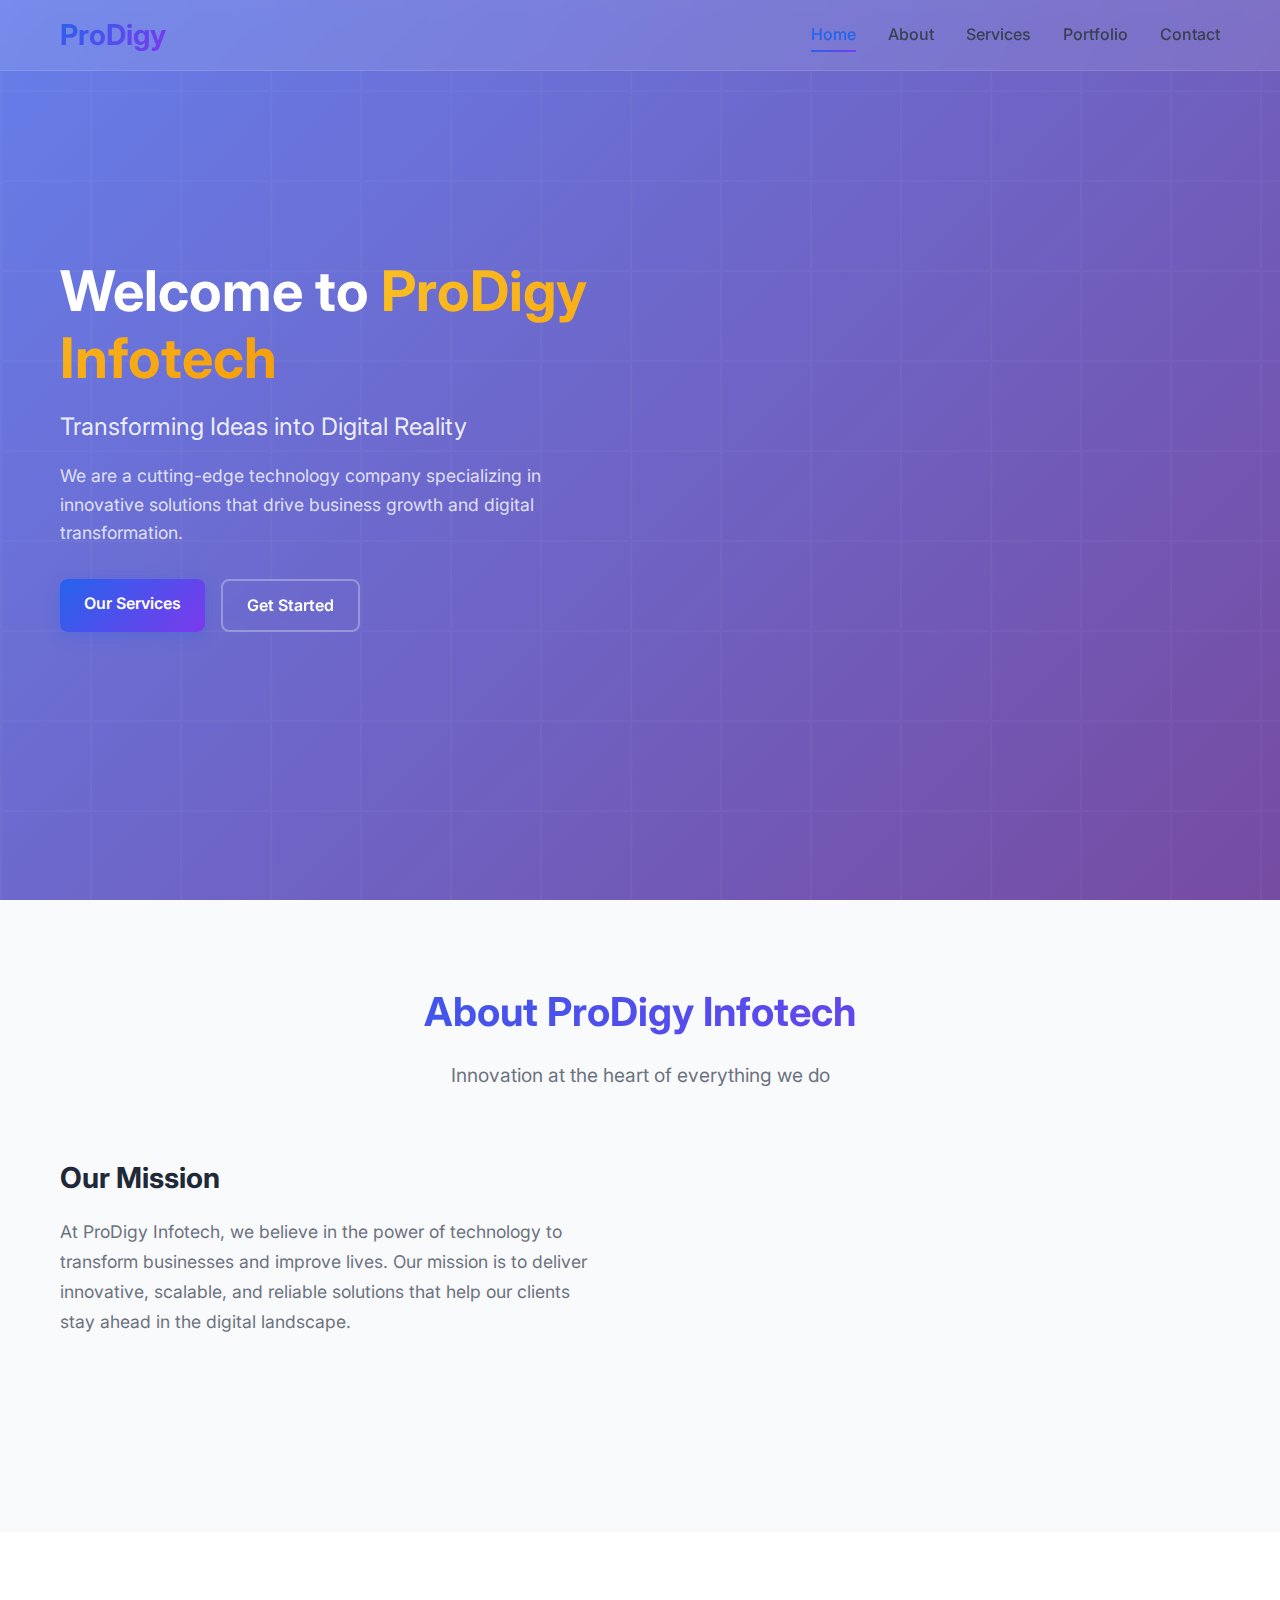
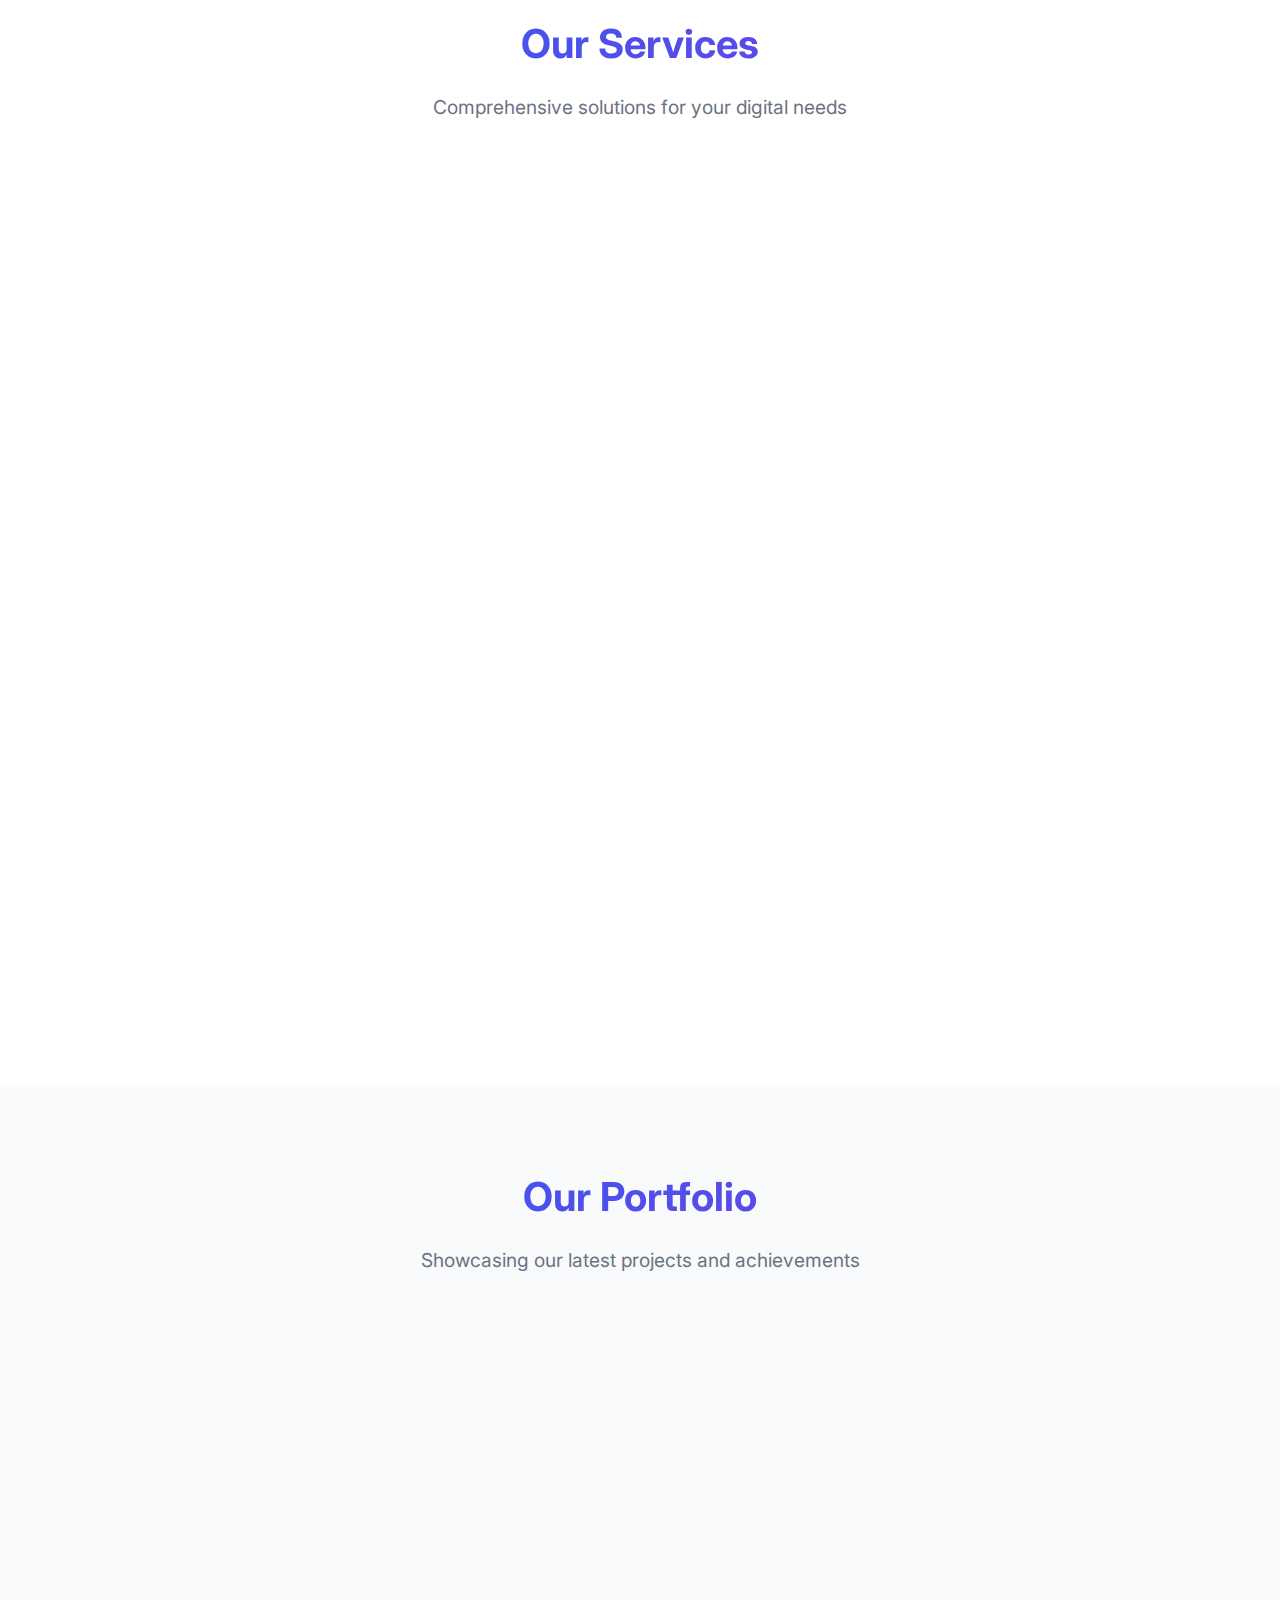
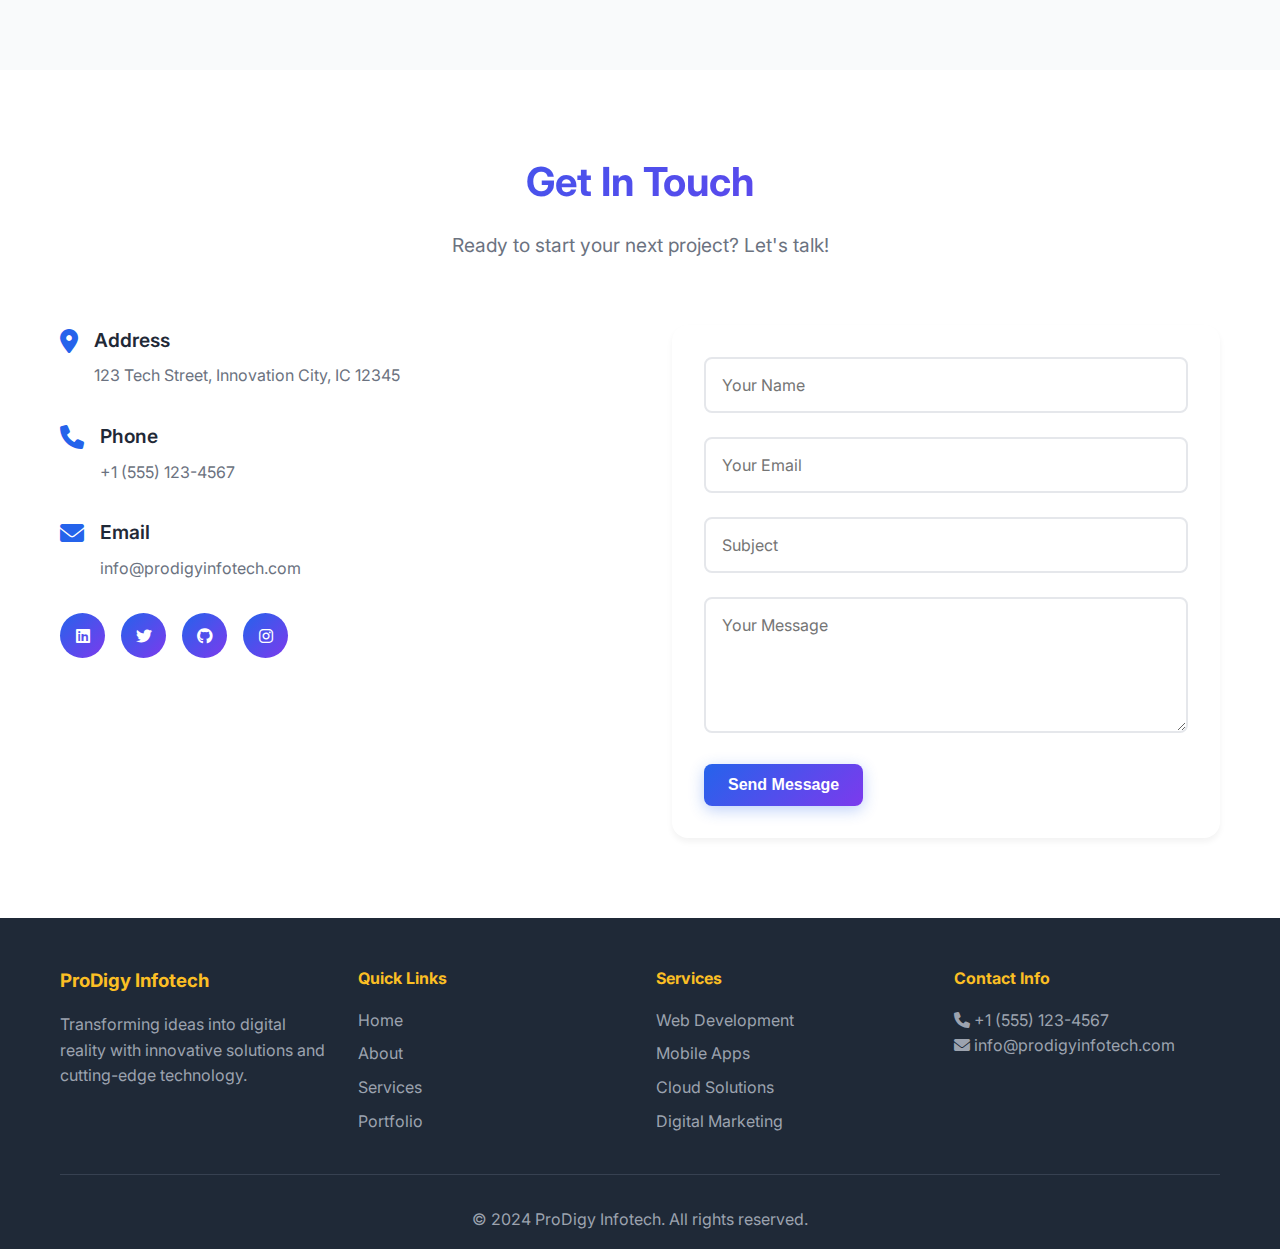
<file: index.html>
<!DOCTYPE html>
<html lang="en">
<head>
    <meta charset="UTF-8">
    <meta name="viewport" content="width=device-width, initial-scale=1.0">
    <title>ProDigy Infotech - Innovative Solutions</title>
    <link rel="stylesheet" href="styles.css">
    <link href="https://fonts.googleapis.com/css2?family=Inter:wght@300;400;500;600;700&display=swap" rel="stylesheet">
    <link rel="stylesheet" href="https://cdnjs.cloudflare.com/ajax/libs/font-awesome/6.0.0/css/all.min.css">
</head>
<body>
    <!-- Navigation Header -->
    <nav class="navbar" id="navbar">
        <div class="nav-container">
            <div class="nav-logo">
                <a href="#home">ProDigy</a>
            </div>
            
            <!-- Desktop Menu -->
            <ul class="nav-menu" id="nav-menu">
                <li class="nav-item">
                    <a href="#home" class="nav-link">Home</a>
                </li>
                <li class="nav-item">
                    <a href="#about" class="nav-link">About</a>
                </li>
                <li class="nav-item">
                    <a href="#services" class="nav-link">Services</a>
                </li>
                <li class="nav-item">
                    <a href="#portfolio" class="nav-link">Portfolio</a>
                </li>
                <li class="nav-item">
                    <a href="#contact" class="nav-link">Contact</a>
                </li>
            </ul>
            
            <!-- Mobile Hamburger Menu -->
            <div class="nav-toggle" id="mobile-menu">
                <span class="bar"></span>
                <span class="bar"></span>
                <span class="bar"></span>
            </div>
        </div>
    </nav>

    <!-- Main Content -->
    <main>
        <!-- Hero Section -->
        <section id="home" class="hero">
            <div class="hero-container">
                <div class="hero-content">
                    <h1 class="hero-title">Welcome to <span class="highlight">ProDigy Infotech</span></h1>
                    <p class="hero-subtitle">Transforming Ideas into Digital Reality</p>
                    <p class="hero-description">
                        We are a cutting-edge technology company specializing in innovative solutions 
                        that drive business growth and digital transformation.
                    </p>
                    <div class="hero-buttons">
                        <a href="#services" class="btn btn-primary">Our Services</a>
                        <a href="#contact" class="btn btn-secondary">Get Started</a>
                    </div>
                </div>
                <div class="hero-image">
                    <div class="floating-card">
                        <i class="fas fa-code"></i>
                        <h3>Web Development</h3>
                    </div>
                    <div class="floating-card">
                        <i class="fas fa-mobile-alt"></i>
                        <h3>Mobile Apps</h3>
                    </div>
                    <div class="floating-card">
                        <i class="fas fa-cloud"></i>
                        <h3>Cloud Solutions</h3>
                    </div>
                </div>
            </div>
        </section>

        <!-- About Section -->
        <section id="about" class="about">
            <div class="container">
                <div class="section-header">
                    <h2>About ProDigy Infotech</h2>
                    <p>Innovation at the heart of everything we do</p>
                </div>
                <div class="about-content">
                    <div class="about-text">
                        <h3>Our Mission</h3>
                        <p>
                            At ProDigy Infotech, we believe in the power of technology to transform businesses 
                            and improve lives. Our mission is to deliver innovative, scalable, and reliable 
                            solutions that help our clients stay ahead in the digital landscape.
                        </p>
                        <div class="stats">
                            <div class="stat">
                                <h4>100+</h4>
                                <p>Projects Completed</p>
                            </div>
                            <div class="stat">
                                <h4>50+</h4>
                                <p>Happy Clients</p>
                            </div>
                            <div class="stat">
                                <h4>5+</h4>
                                <p>Years Experience</p>
                            </div>
                        </div>
                    </div>
                    <div class="about-image">
                        <div class="tech-stack">
                            <div class="tech-item">HTML5</div>
                            <div class="tech-item">CSS3</div>
                            <div class="tech-item">JavaScript</div>
                            <div class="tech-item">React</div>
                            <div class="tech-item">Node.js</div>
                            <div class="tech-item">Python</div>
                        </div>
                    </div>
                </div>
            </div>
        </section>

        <!-- Services Section -->
        <section id="services" class="services">
            <div class="container">
                <div class="section-header">
                    <h2>Our Services</h2>
                    <p>Comprehensive solutions for your digital needs</p>
                </div>
                <div class="services-grid">
                    <div class="service-card">
                        <div class="service-icon">
                            <i class="fas fa-laptop-code"></i>
                        </div>
                        <h3>Web Development</h3>
                        <p>Custom websites and web applications built with modern technologies and best practices.</p>
                        <ul>
                            <li>Responsive Design</li>
                            <li>E-commerce Solutions</li>
                            <li>CMS Development</li>
                        </ul>
                    </div>
                    
                    <div class="service-card">
                        <div class="service-icon">
                            <i class="fas fa-mobile-alt"></i>
                        </div>
                        <h3>Mobile App Development</h3>
                        <p>Native and cross-platform mobile applications for iOS and Android platforms.</p>
                        <ul>
                            <li>iOS & Android Apps</li>
                            <li>React Native</li>
                            <li>Flutter Development</li>
                        </ul>
                    </div>
                    
                    <div class="service-card">
                        <div class="service-icon">
                            <i class="fas fa-cloud"></i>
                        </div>
                        <h3>Cloud Solutions</h3>
                        <p>Scalable cloud infrastructure and deployment solutions for modern applications.</p>
                        <ul>
                            <li>AWS/Azure/GCP</li>
                            <li>DevOps & CI/CD</li>
                            <li>Microservices</li>
                        </ul>
                    </div>
                    
                    <div class="service-card">
                        <div class="service-icon">
                            <i class="fas fa-chart-line"></i>
                        </div>
                        <h3>Digital Marketing</h3>
                        <p>Data-driven marketing strategies to boost your online presence and growth.</p>
                        <ul>
                            <li>SEO Optimization</li>
                            <li>Social Media Marketing</li>
                            <li>Content Strategy</li>
                        </ul>
                    </div>
                </div>
            </div>
        </section>

        <!-- Portfolio Section -->
        <section id="portfolio" class="portfolio">
            <div class="container">
                <div class="section-header">
                    <h2>Our Portfolio</h2>
                    <p>Showcasing our latest projects and achievements</p>
                </div>
                <div class="portfolio-grid">
                    <div class="portfolio-item">
                        <div class="portfolio-image">
                            <div class="portfolio-overlay">
                                <h4>E-commerce Platform</h4>
                                <p>Full-stack web application</p>
                                <a href="#" class="portfolio-link">View Project</a>
                            </div>
                        </div>
                    </div>
                    
                    <div class="portfolio-item">
                        <div class="portfolio-image">
                            <div class="portfolio-overlay">
                                <h4>Mobile Banking App</h4>
                                <p>React Native application</p>
                                <a href="#" class="portfolio-link">View Project</a>
                            </div>
                        </div>
                    </div>
                    
                    <div class="portfolio-item">
                        <div class="portfolio-image">
                            <div class="portfolio-overlay">
                                <h4>Cloud Infrastructure</h4>
                                <p>AWS-based solution</p>
                                <a href="#" class="portfolio-link">View Project</a>
                            </div>
                        </div>
                    </div>
                </div>
            </div>
        </section>

        <!-- Contact Section -->
        <section id="contact" class="contact">
            <div class="container">
                <div class="section-header">
                    <h2>Get In Touch</h2>
                    <p>Ready to start your next project? Let's talk!</p>
                </div>
                <div class="contact-content">
                    <div class="contact-info">
                        <div class="contact-item">
                            <i class="fas fa-map-marker-alt"></i>
                            <div>
                                <h4>Address</h4>
                                <p>123 Tech Street, Innovation City, IC 12345</p>
                            </div>
                        </div>
                        
                        <div class="contact-item">
                            <i class="fas fa-phone"></i>
                            <div>
                                <h4>Phone</h4>
                                <p>+1 (555) 123-4567</p>
                            </div>
                        </div>
                        
                        <div class="contact-item">
                            <i class="fas fa-envelope"></i>
                            <div>
                                <h4>Email</h4>
                                <p>info@prodigyinfotech.com</p>
                            </div>
                        </div>
                        
                        <div class="social-links">
                            <a href="#" class="social-link"><i class="fab fa-linkedin"></i></a>
                            <a href="#" class="social-link"><i class="fab fa-twitter"></i></a>
                            <a href="#" class="social-link"><i class="fab fa-github"></i></a>
                            <a href="#" class="social-link"><i class="fab fa-instagram"></i></a>
                        </div>
                    </div>
                    
                    <form class="contact-form">
                        <div class="form-group">
                            <input type="text" id="name" name="name" placeholder="Your Name" required>
                        </div>
                        <div class="form-group">
                            <input type="email" id="email" name="email" placeholder="Your Email" required>
                        </div>
                        <div class="form-group">
                            <input type="text" id="subject" name="subject" placeholder="Subject" required>
                        </div>
                        <div class="form-group">
                            <textarea id="message" name="message" placeholder="Your Message" rows="5" required></textarea>
                        </div>
                        <button type="submit" class="btn btn-primary">Send Message</button>
                    </form>
                </div>
            </div>
        </section>
    </main>

    <!-- Footer -->
    <footer class="footer">
        <div class="container">
            <div class="footer-content">
                <div class="footer-section">
                    <h3>ProDigy Infotech</h3>
                    <p>Transforming ideas into digital reality with innovative solutions and cutting-edge technology.</p>
                </div>
                <div class="footer-section">
                    <h4>Quick Links</h4>
                    <ul>
                        <li><a href="#home">Home</a></li>
                        <li><a href="#about">About</a></li>
                        <li><a href="#services">Services</a></li>
                        <li><a href="#portfolio">Portfolio</a></li>
                    </ul>
                </div>
                <div class="footer-section">
                    <h4>Services</h4>
                    <ul>
                        <li><a href="#services">Web Development</a></li>
                        <li><a href="#services">Mobile Apps</a></li>
                        <li><a href="#services">Cloud Solutions</a></li>
                        <li><a href="#services">Digital Marketing</a></li>
                    </ul>
                </div>
                <div class="footer-section">
                    <h4>Contact Info</h4>
                    <p><i class="fas fa-phone"></i> +1 (555) 123-4567</p>
                    <p><i class="fas fa-envelope"></i> info@prodigyinfotech.com</p>
                </div>
            </div>
            <div class="footer-bottom">
                <p>&copy; 2024 ProDigy Infotech. All rights reserved.</p>
            </div>
        </div>
    </footer>

    <script src="script.js"></script>
</body>
</html>
</file>
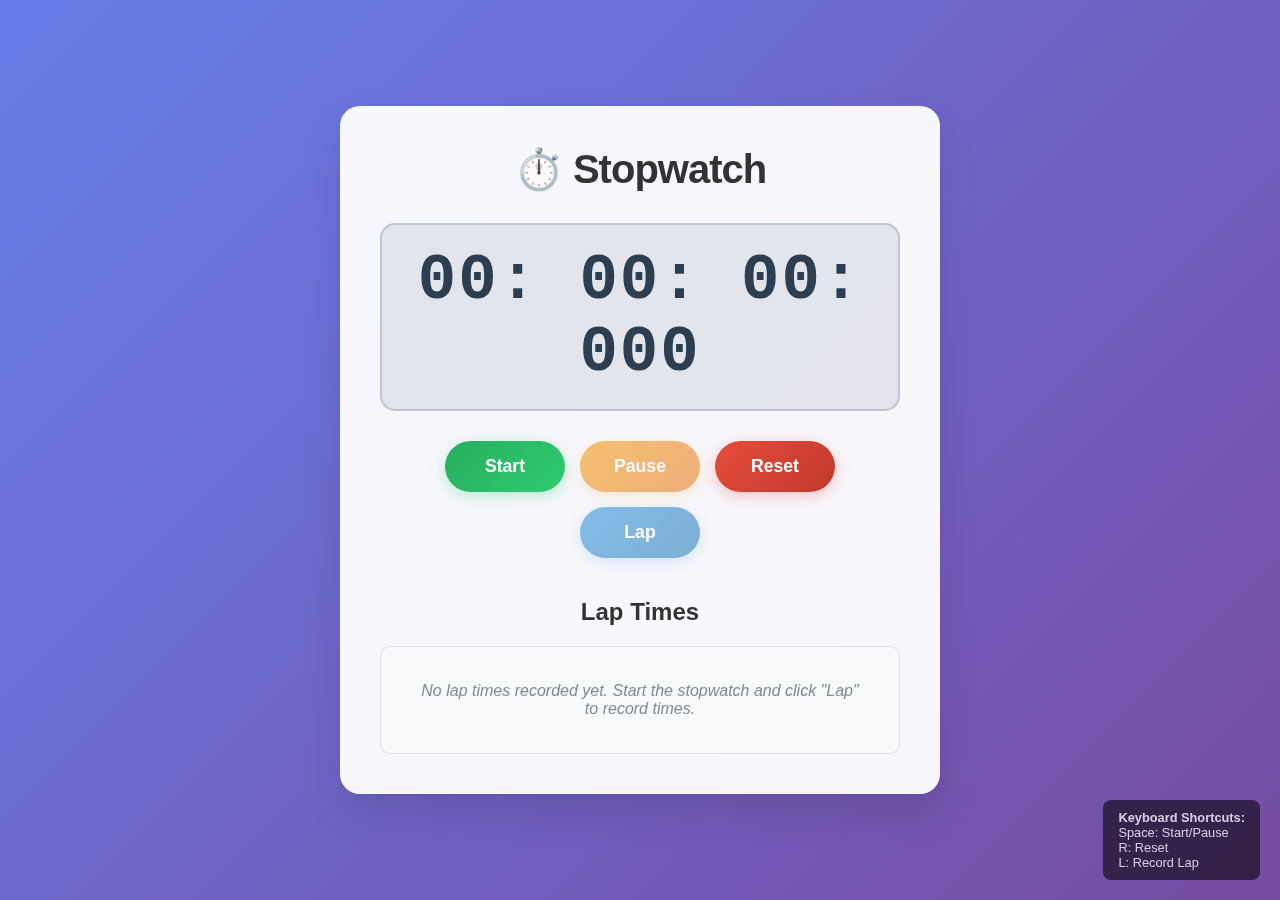
<file: stopwatch/index.html>
<!DOCTYPE html>
<html lang="en">
<head>
    <meta charset="UTF-8">
    <meta name="viewport" content="width=device-width, initial-scale=1.0">
    <title>Stopwatch App</title>
    <link rel="stylesheet" href="styles.css">
</head>
<body>
    <div class="container">
        <div class="stopwatch">
            <h1 class="title">⏱️ Stopwatch</h1>
            
            <!-- Time Display -->
            <div class="time-display">
                <span id="hours">00</span>:
                <span id="minutes">00</span>:
                <span id="seconds">00</span>:
                <span id="milliseconds">000</span>
            </div>
            
            <!-- Control Buttons -->
            <div class="controls">
                <button id="startBtn" class="btn start">Start</button>
                <button id="pauseBtn" class="btn pause" disabled>Pause</button>
                <button id="resetBtn" class="btn reset">Reset</button>
                <button id="lapBtn" class="btn lap" disabled>Lap</button>
            </div>
            
            <!-- Lap Times Section -->
            <div class="lap-section">
                <h3 class="lap-title">Lap Times</h3>
                <div id="lapList" class="lap-list">
                    <!-- Lap times will be displayed here -->
                </div>
            </div>
        </div>
    </div>
    
    <script src="script.js"></script>
</body>
</html>
</file>
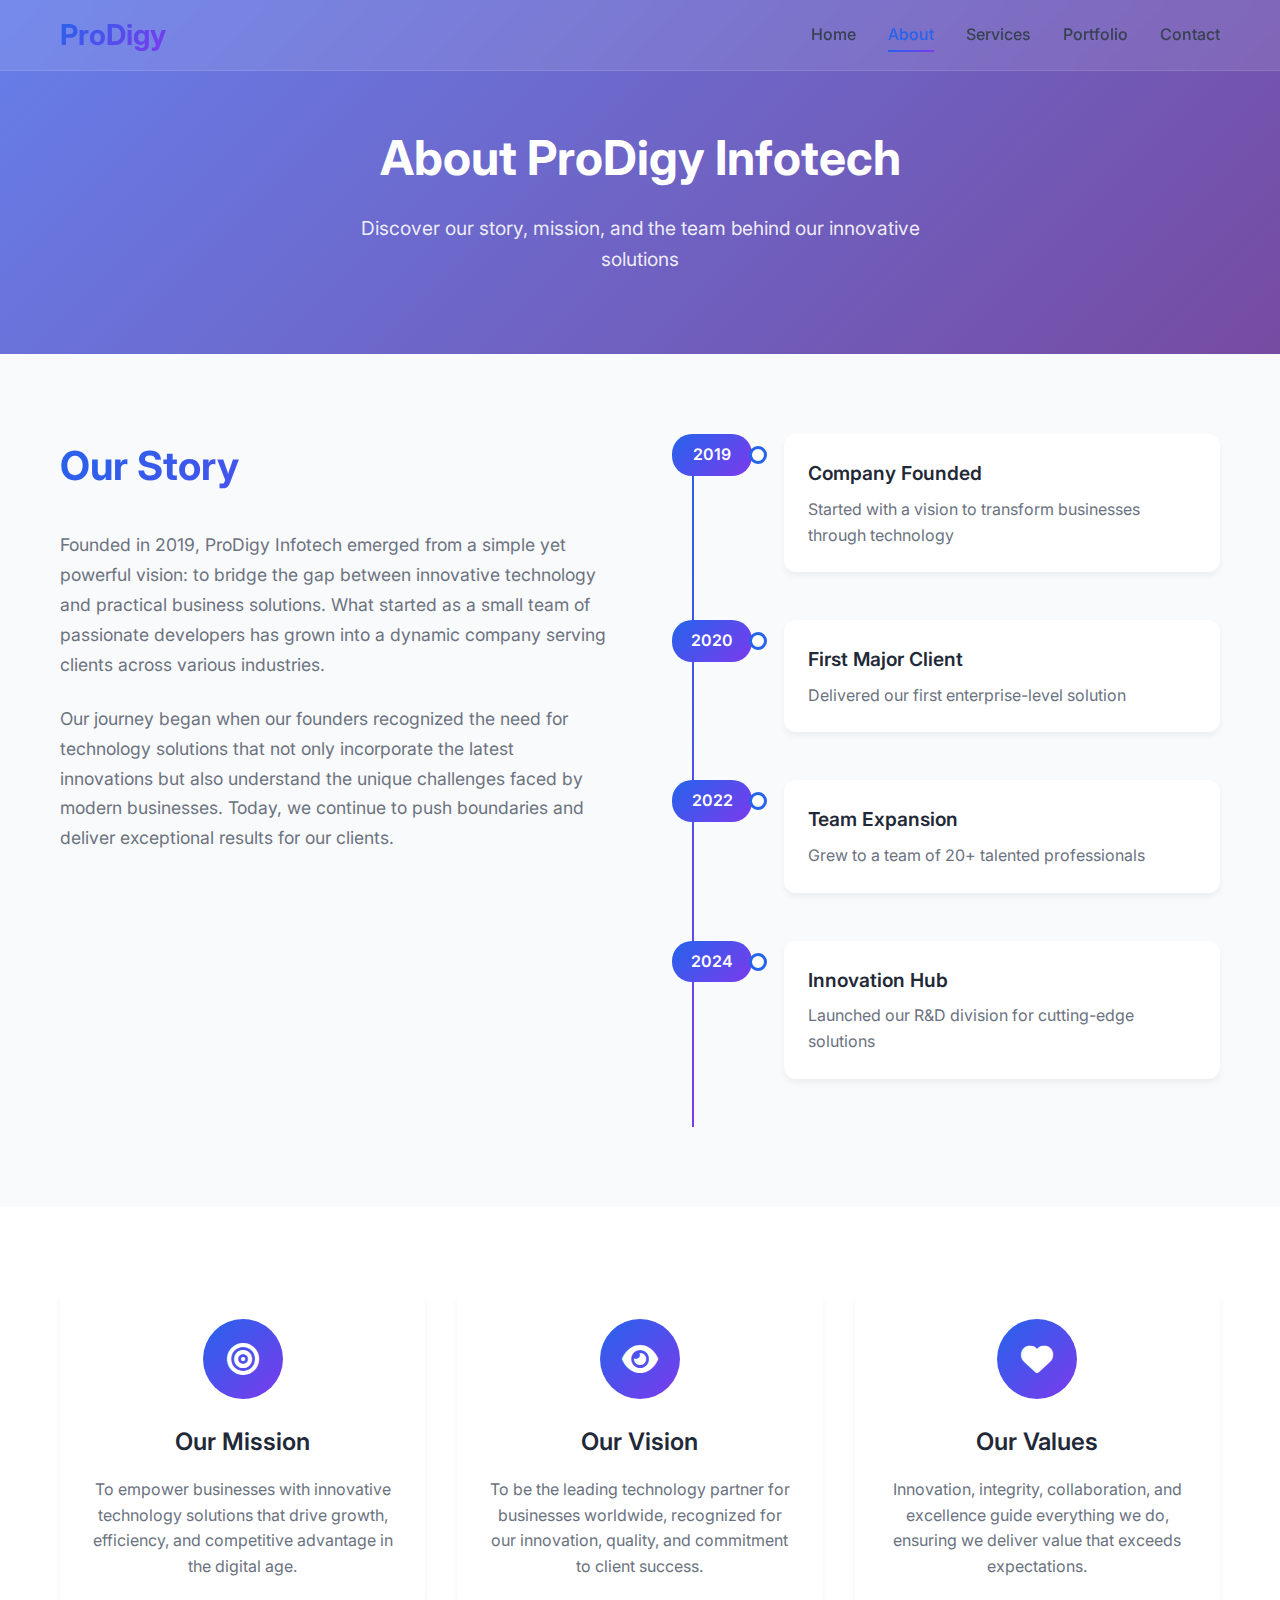
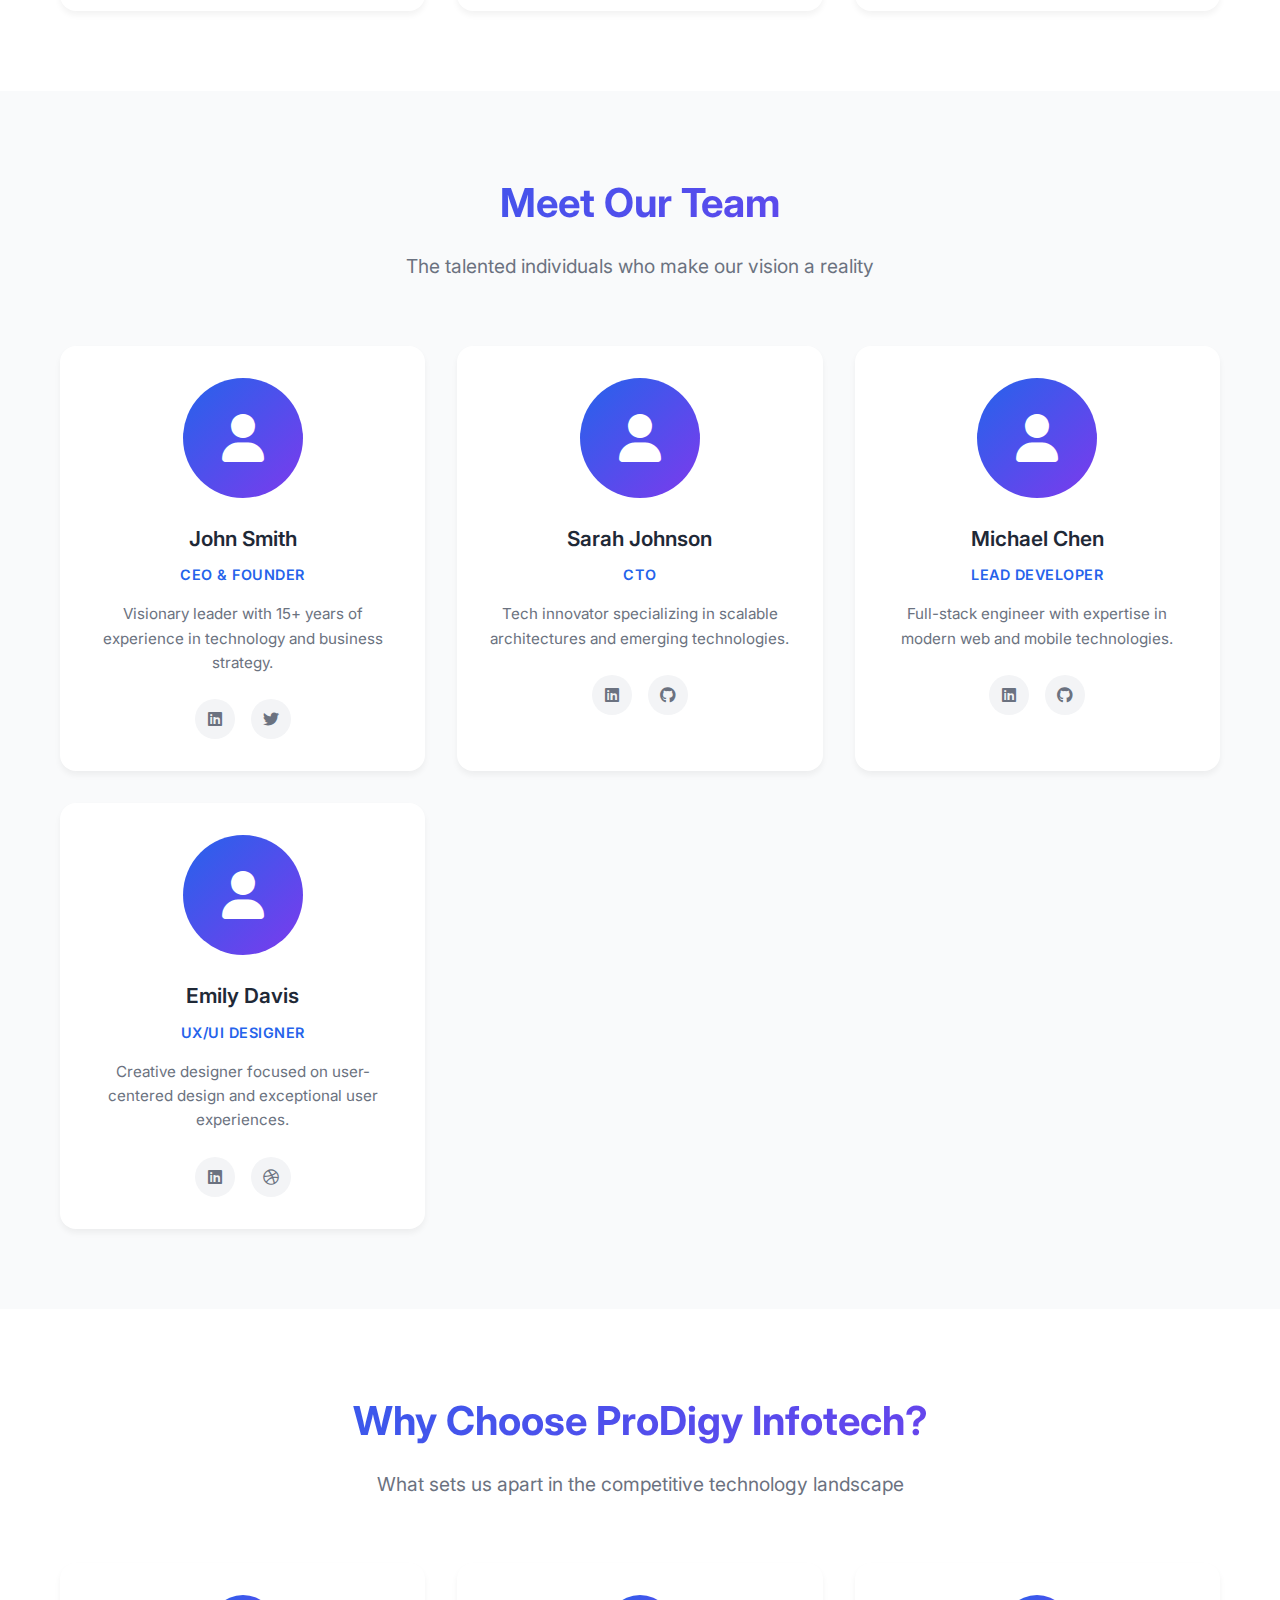
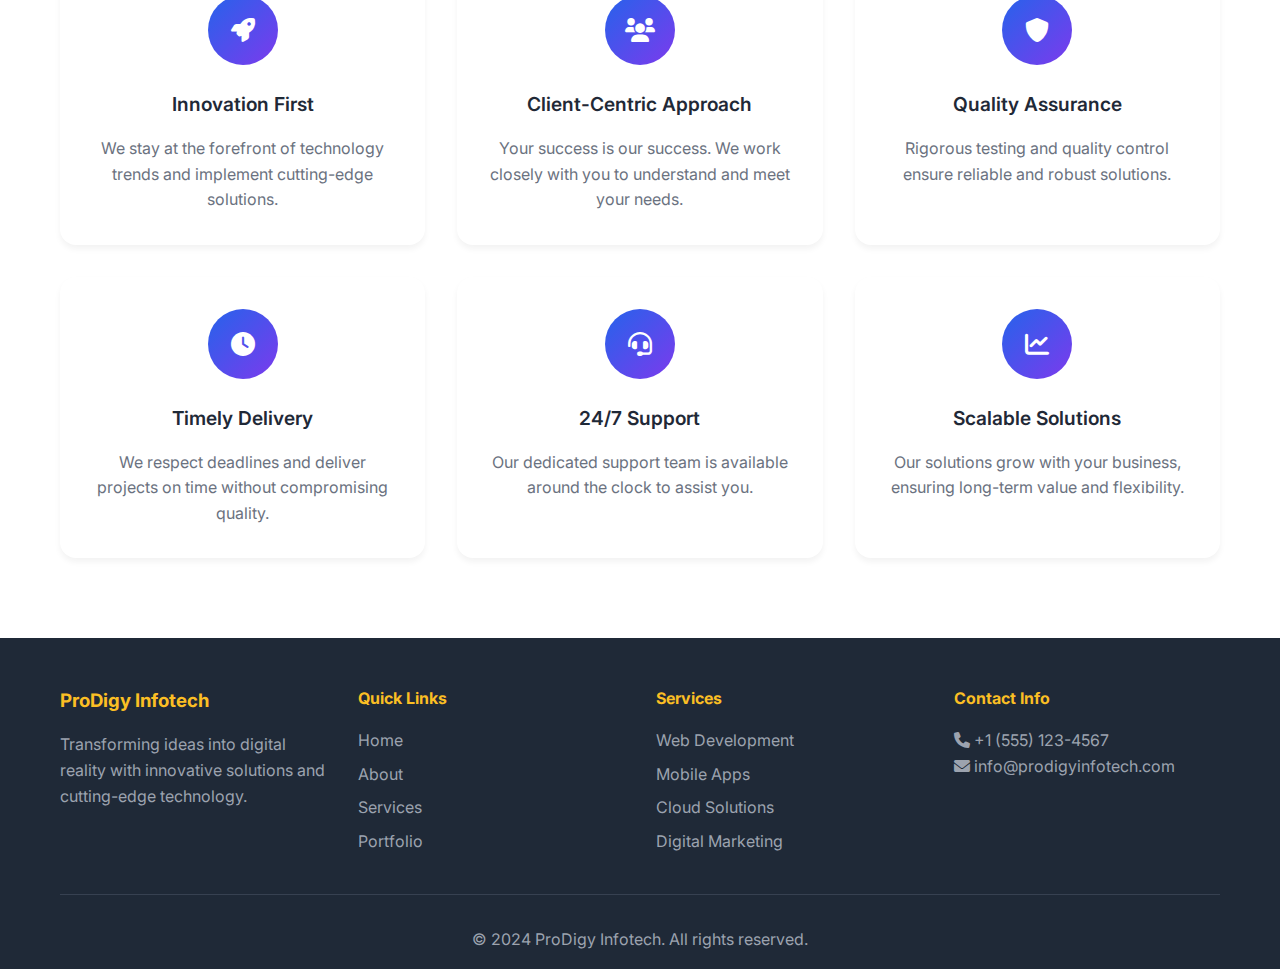
<file: about.html>
<!DOCTYPE html>
<html lang="en">
<head>
    <meta charset="UTF-8">
    <meta name="viewport" content="width=device-width, initial-scale=1.0">
    <title>About Us - ProDigy Infotech</title>
    <link rel="stylesheet" href="styles.css">
    <link href="https://fonts.googleapis.com/css2?family=Inter:wght@300;400;500;600;700&display=swap" rel="stylesheet">
    <link rel="stylesheet" href="https://cdnjs.cloudflare.com/ajax/libs/font-awesome/6.0.0/css/all.min.css">
</head>
<body>
    <!-- Navigation Header -->
    <nav class="navbar" id="navbar">
        <div class="nav-container">
            <div class="nav-logo">
                <a href="index.html">ProDigy</a>
            </div>
            
            <!-- Desktop Menu -->
            <ul class="nav-menu" id="nav-menu">
                <li class="nav-item">
                    <a href="index.html" class="nav-link">Home</a>
                </li>
                <li class="nav-item">
                    <a href="about.html" class="nav-link active">About</a>
                </li>
                <li class="nav-item">
                    <a href="index.html#services" class="nav-link">Services</a>
                </li>
                <li class="nav-item">
                    <a href="index.html#portfolio" class="nav-link">Portfolio</a>
                </li>
                <li class="nav-item">
                    <a href="index.html#contact" class="nav-link">Contact</a>
                </li>
            </ul>
            
            <!-- Mobile Hamburger Menu -->
            <div class="nav-toggle" id="mobile-menu">
                <span class="bar"></span>
                <span class="bar"></span>
                <span class="bar"></span>
            </div>
        </div>
    </nav>

    <!-- Main Content -->
    <main>
        <!-- Page Header -->
        <section class="page-header">
            <div class="container">
                <h1>About ProDigy Infotech</h1>
                <p>Discover our story, mission, and the team behind our innovative solutions</p>
            </div>
        </section>

        <!-- Company Story Section -->
        <section class="company-story">
            <div class="container">
                <div class="story-content">
                    <div class="story-text">
                        <h2>Our Story</h2>
                        <p>
                            Founded in 2019, ProDigy Infotech emerged from a simple yet powerful vision: 
                            to bridge the gap between innovative technology and practical business solutions. 
                            What started as a small team of passionate developers has grown into a dynamic 
                            company serving clients across various industries.
                        </p>
                        <p>
                            Our journey began when our founders recognized the need for technology solutions 
                            that not only incorporate the latest innovations but also understand the unique 
                            challenges faced by modern businesses. Today, we continue to push boundaries 
                            and deliver exceptional results for our clients.
                        </p>
                    </div>
                    <div class="story-timeline">
                        <div class="timeline-item">
                            <div class="timeline-year">2019</div>
                            <div class="timeline-content">
                                <h4>Company Founded</h4>
                                <p>Started with a vision to transform businesses through technology</p>
                            </div>
                        </div>
                        <div class="timeline-item">
                            <div class="timeline-year">2020</div>
                            <div class="timeline-content">
                                <h4>First Major Client</h4>
                                <p>Delivered our first enterprise-level solution</p>
                            </div>
                        </div>
                        <div class="timeline-item">
                            <div class="timeline-year">2022</div>
                            <div class="timeline-content">
                                <h4>Team Expansion</h4>
                                <p>Grew to a team of 20+ talented professionals</p>
                            </div>
                        </div>
                        <div class="timeline-item">
                            <div class="timeline-year">2024</div>
                            <div class="timeline-content">
                                <h4>Innovation Hub</h4>
                                <p>Launched our R&D division for cutting-edge solutions</p>
                            </div>
                        </div>
                    </div>
                </div>
            </div>
        </section>

        <!-- Mission & Vision Section -->
        <section class="mission-vision">
            <div class="container">
                <div class="mv-grid">
                    <div class="mv-item">
                        <div class="mv-icon">
                            <i class="fas fa-bullseye"></i>
                        </div>
                        <h3>Our Mission</h3>
                        <p>
                            To empower businesses with innovative technology solutions that drive growth, 
                            efficiency, and competitive advantage in the digital age.
                        </p>
                    </div>
                    <div class="mv-item">
                        <div class="mv-icon">
                            <i class="fas fa-eye"></i>
                        </div>
                        <h3>Our Vision</h3>
                        <p>
                            To be the leading technology partner for businesses worldwide, recognized for 
                            our innovation, quality, and commitment to client success.
                        </p>
                    </div>
                    <div class="mv-item">
                        <div class="mv-icon">
                            <i class="fas fa-heart"></i>
                        </div>
                        <h3>Our Values</h3>
                        <p>
                            Innovation, integrity, collaboration, and excellence guide everything we do, 
                            ensuring we deliver value that exceeds expectations.
                        </p>
                    </div>
                </div>
            </div>
        </section>

        <!-- Team Section -->
        <section class="team">
            <div class="container">
                <div class="section-header">
                    <h2>Meet Our Team</h2>
                    <p>The talented individuals who make our vision a reality</p>
                </div>
                <div class="team-grid">
                    <div class="team-member">
                        <div class="member-image">
                            <div class="member-placeholder">
                                <i class="fas fa-user"></i>
                            </div>
                        </div>
                        <h4>John Smith</h4>
                        <p class="member-role">CEO & Founder</p>
                        <p class="member-bio">
                            Visionary leader with 15+ years of experience in technology and business strategy.
                        </p>
                        <div class="member-social">
                            <a href="#"><i class="fab fa-linkedin"></i></a>
                            <a href="#"><i class="fab fa-twitter"></i></a>
                        </div>
                    </div>

                    <div class="team-member">
                        <div class="member-image">
                            <div class="member-placeholder">
                                <i class="fas fa-user"></i>
                            </div>
                        </div>
                        <h4>Sarah Johnson</h4>
                        <p class="member-role">CTO</p>
                        <p class="member-bio">
                            Tech innovator specializing in scalable architectures and emerging technologies.
                        </p>
                        <div class="member-social">
                            <a href="#"><i class="fab fa-linkedin"></i></a>
                            <a href="#"><i class="fab fa-github"></i></a>
                        </div>
                    </div>

                    <div class="team-member">
                        <div class="member-image">
                            <div class="member-placeholder">
                                <i class="fas fa-user"></i>
                            </div>
                        </div>
                        <h4>Michael Chen</h4>
                        <p class="member-role">Lead Developer</p>
                        <p class="member-bio">
                            Full-stack engineer with expertise in modern web and mobile technologies.
                        </p>
                        <div class="member-social">
                            <a href="#"><i class="fab fa-linkedin"></i></a>
                            <a href="#"><i class="fab fa-github"></i></a>
                        </div>
                    </div>

                    <div class="team-member">
                        <div class="member-image">
                            <div class="member-placeholder">
                                <i class="fas fa-user"></i>
                            </div>
                        </div>
                        <h4>Emily Davis</h4>
                        <p class="member-role">UX/UI Designer</p>
                        <p class="member-bio">
                            Creative designer focused on user-centered design and exceptional user experiences.
                        </p>
                        <div class="member-social">
                            <a href="#"><i class="fab fa-linkedin"></i></a>
                            <a href="#"><i class="fab fa-dribbble"></i></a>
                        </div>
                    </div>
                </div>
            </div>
        </section>

        <!-- Why Choose Us Section -->
        <section class="why-choose-us">
            <div class="container">
                <div class="section-header">
                    <h2>Why Choose ProDigy Infotech?</h2>
                    <p>What sets us apart in the competitive technology landscape</p>
                </div>
                <div class="features-grid">
                    <div class="feature-item">
                        <div class="feature-icon">
                            <i class="fas fa-rocket"></i>
                        </div>
                        <h4>Innovation First</h4>
                        <p>We stay at the forefront of technology trends and implement cutting-edge solutions.</p>
                    </div>
                    
                    <div class="feature-item">
                        <div class="feature-icon">
                            <i class="fas fa-users"></i>
                        </div>
                        <h4>Client-Centric Approach</h4>
                        <p>Your success is our success. We work closely with you to understand and meet your needs.</p>
                    </div>
                    
                    <div class="feature-item">
                        <div class="feature-icon">
                            <i class="fas fa-shield-alt"></i>
                        </div>
                        <h4>Quality Assurance</h4>
                        <p>Rigorous testing and quality control ensure reliable and robust solutions.</p>
                    </div>
                    
                    <div class="feature-item">
                        <div class="feature-icon">
                            <i class="fas fa-clock"></i>
                        </div>
                        <h4>Timely Delivery</h4>
                        <p>We respect deadlines and deliver projects on time without compromising quality.</p>
                    </div>
                    
                    <div class="feature-item">
                        <div class="feature-icon">
                            <i class="fas fa-headset"></i>
                        </div>
                        <h4>24/7 Support</h4>
                        <p>Our dedicated support team is available around the clock to assist you.</p>
                    </div>
                    
                    <div class="feature-item">
                        <div class="feature-icon">
                            <i class="fas fa-chart-line"></i>
                        </div>
                        <h4>Scalable Solutions</h4>
                        <p>Our solutions grow with your business, ensuring long-term value and flexibility.</p>
                    </div>
                </div>
            </div>
        </section>
    </main>

    <!-- Footer -->
    <footer class="footer">
        <div class="container">
            <div class="footer-content">
                <div class="footer-section">
                    <h3>ProDigy Infotech</h3>
                    <p>Transforming ideas into digital reality with innovative solutions and cutting-edge technology.</p>
                </div>
                <div class="footer-section">
                    <h4>Quick Links</h4>
                    <ul>
                        <li><a href="index.html">Home</a></li>
                        <li><a href="about.html">About</a></li>
                        <li><a href="index.html#services">Services</a></li>
                        <li><a href="index.html#portfolio">Portfolio</a></li>
                    </ul>
                </div>
                <div class="footer-section">
                    <h4>Services</h4>
                    <ul>
                        <li><a href="index.html#services">Web Development</a></li>
                        <li><a href="index.html#services">Mobile Apps</a></li>
                        <li><a href="index.html#services">Cloud Solutions</a></li>
                        <li><a href="index.html#services">Digital Marketing</a></li>
                    </ul>
                </div>
                <div class="footer-section">
                    <h4>Contact Info</h4>
                    <p><i class="fas fa-phone"></i> +1 (555) 123-4567</p>
                    <p><i class="fas fa-envelope"></i> info@prodigyinfotech.com</p>
                </div>
            </div>
            <div class="footer-bottom">
                <p>&copy; 2024 ProDigy Infotech. All rights reserved.</p>
            </div>
        </div>
    </footer>

    <script src="script.js"></script>
</body>
</html>
</file>
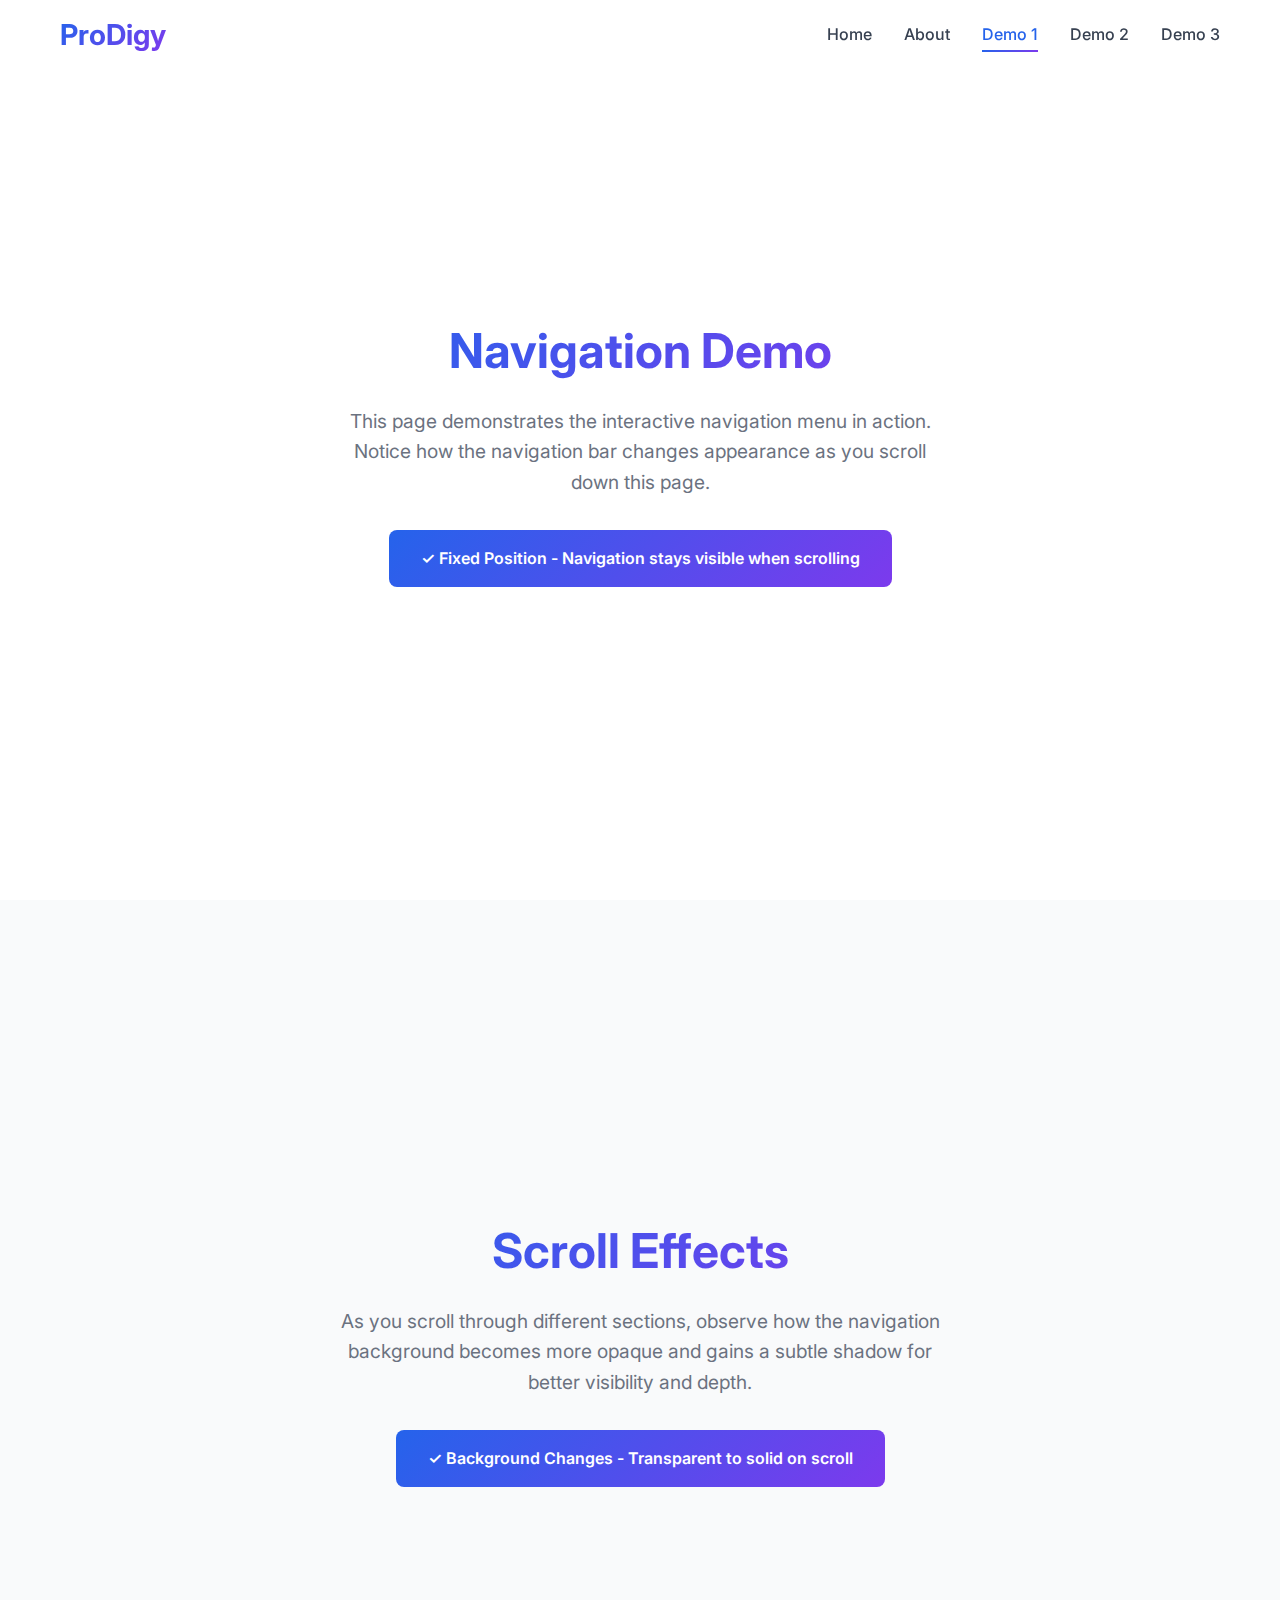
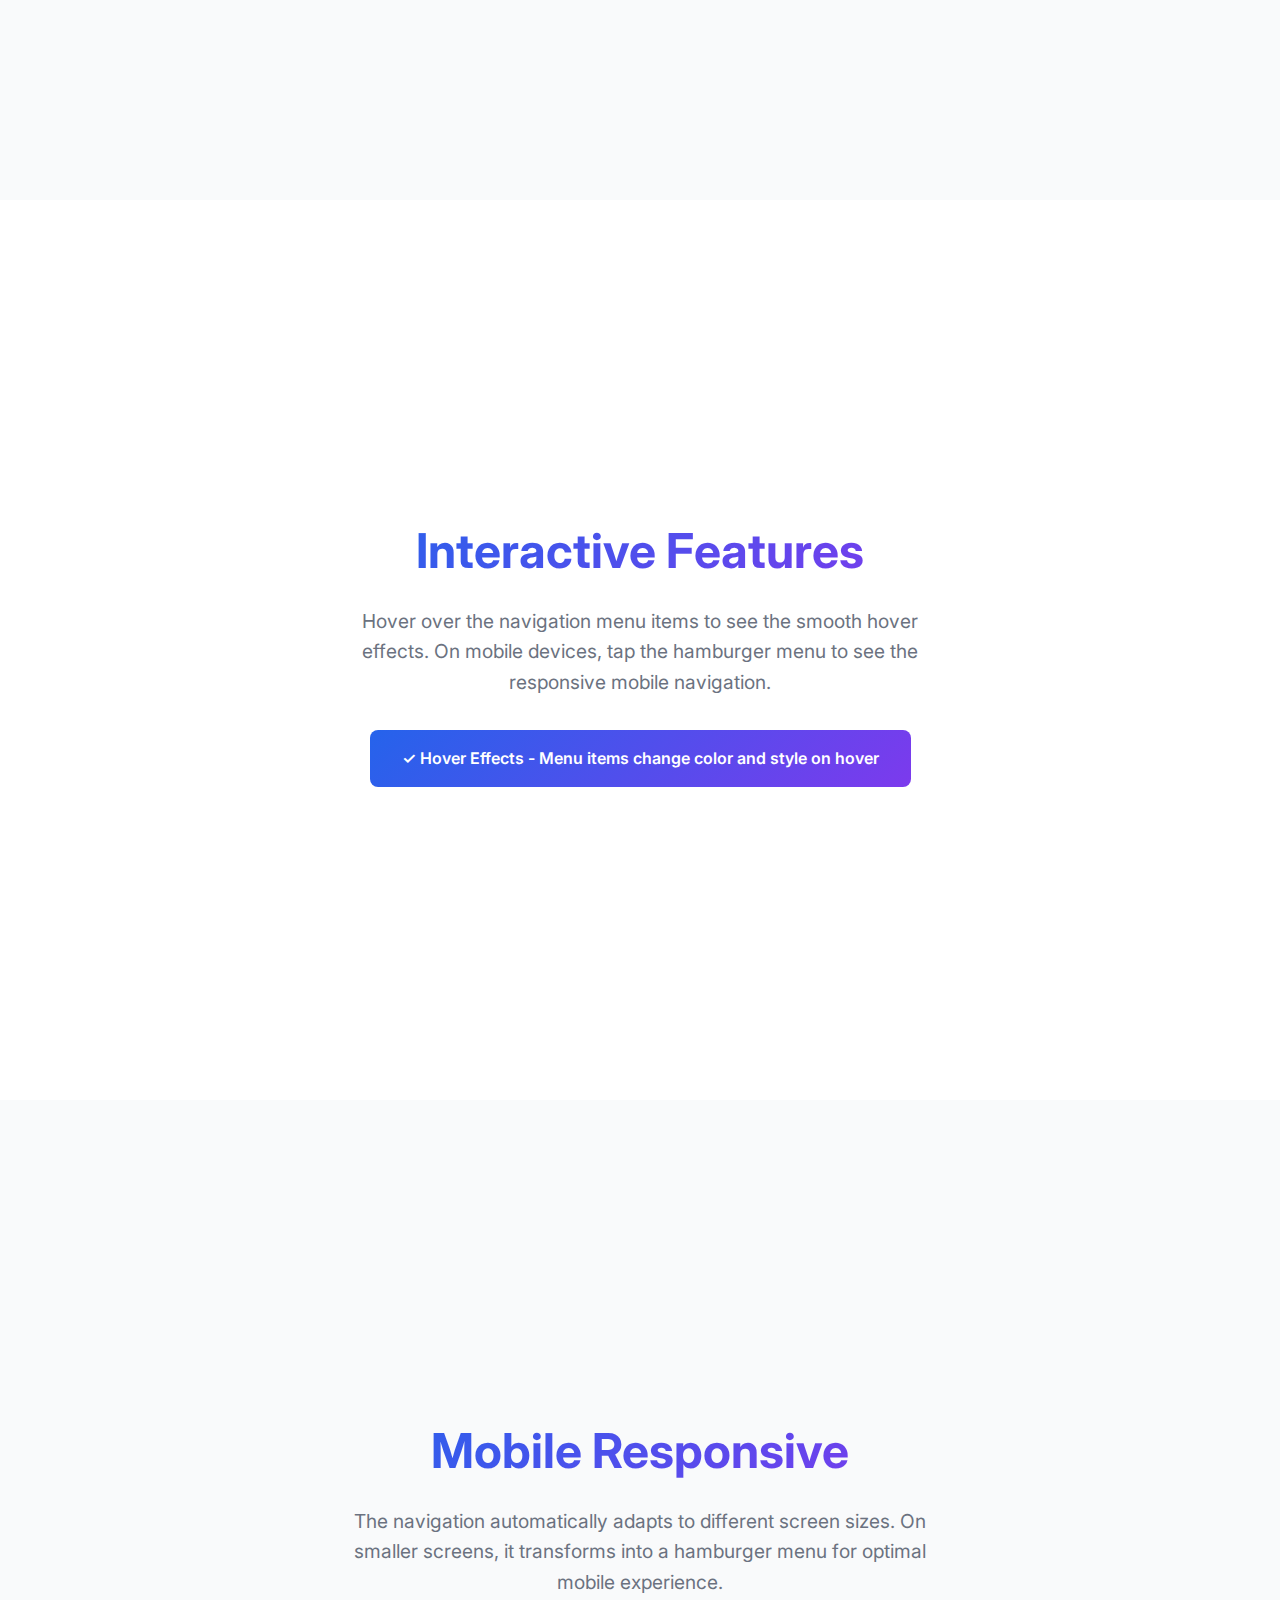
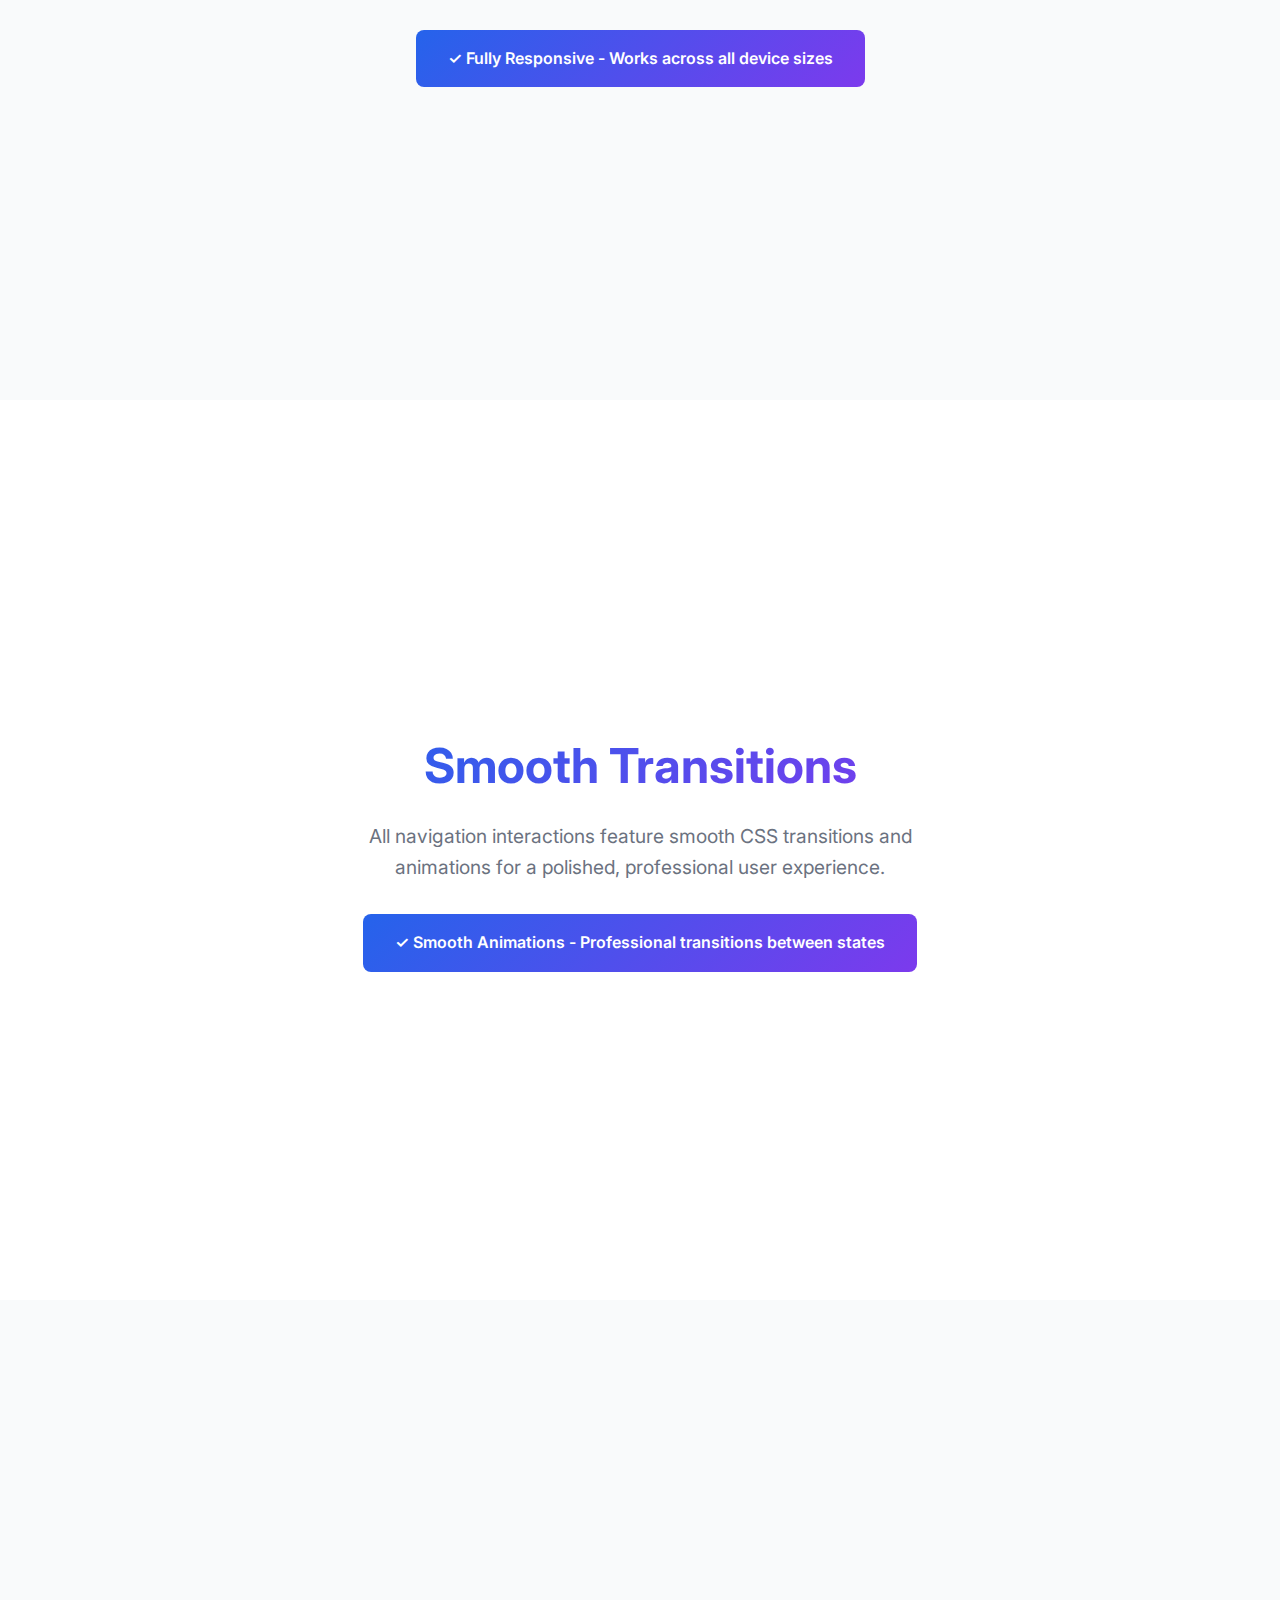
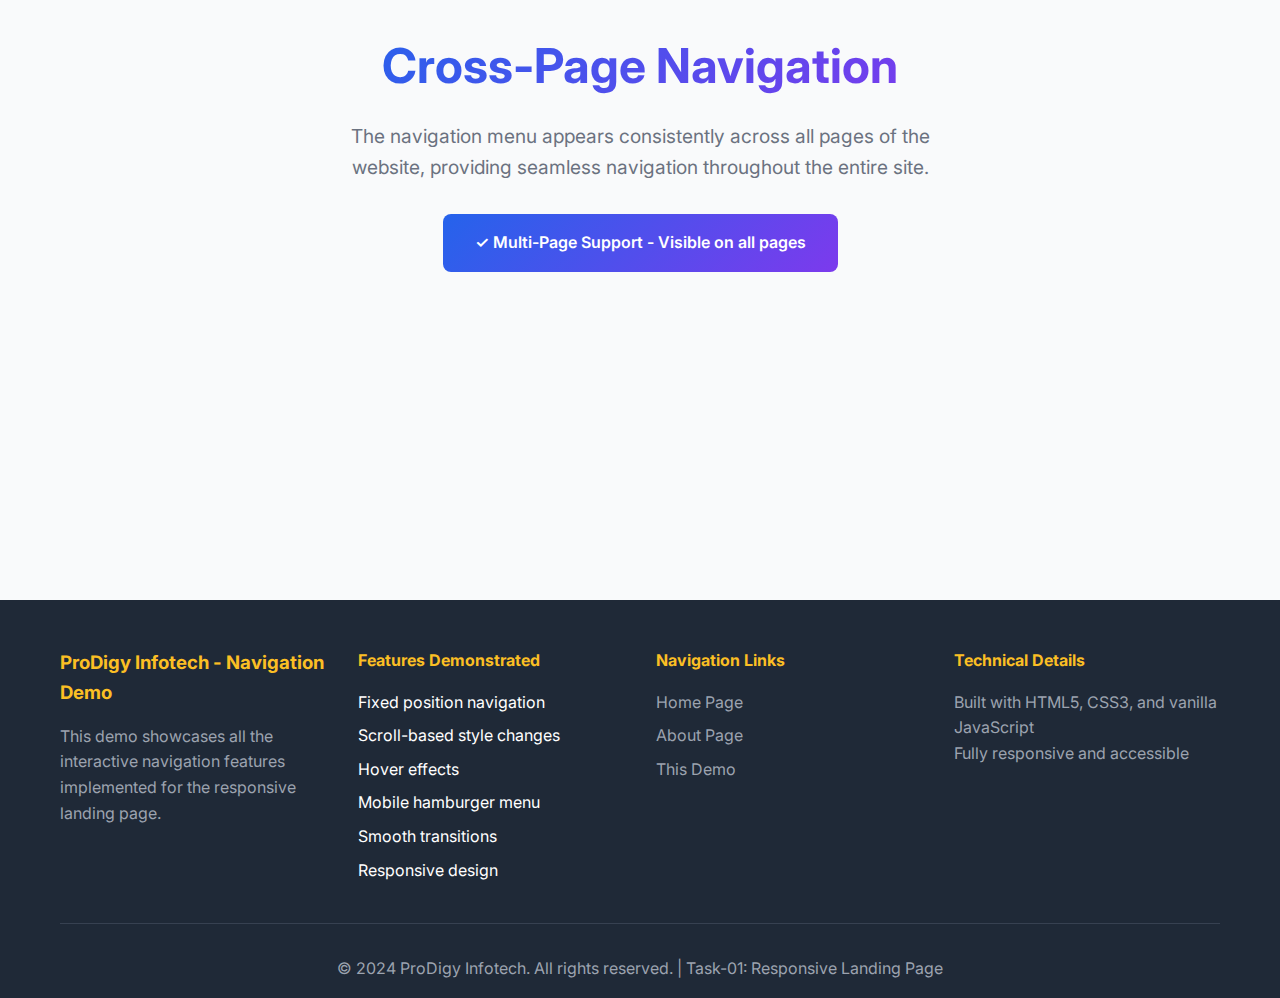
<file: demo.html>
<!DOCTYPE html>
<html lang="en">
<head>
    <meta charset="UTF-8">
    <meta name="viewport" content="width=device-width, initial-scale=1.0">
    <title>Demo - Interactive Navigation Menu</title>
    <link rel="stylesheet" href="styles.css">
    <link href="https://fonts.googleapis.com/css2?family=Inter:wght@300;400;500;600;700&display=swap" rel="stylesheet">
    <link rel="stylesheet" href="https://cdnjs.cloudflare.com/ajax/libs/font-awesome/6.0.0/css/all.min.css">
    <style>
        .demo-section {
            min-height: 100vh;
            display: flex;
            align-items: center;
            justify-content: center;
            text-align: center;
            padding: 2rem;
        }
        
        .demo-section:nth-child(odd) {
            background: #f9fafb;
        }
        
        .demo-section:nth-child(even) {
            background: white;
        }
        
        .demo-content h2 {
            font-size: 3rem;
            margin-bottom: 1rem;
            background: linear-gradient(135deg, #2563eb, #7c3aed);
            -webkit-background-clip: text;
            -webkit-text-fill-color: transparent;
            background-clip: text;
        }
        
        .demo-content p {
            font-size: 1.2rem;
            color: #6b7280;
            max-width: 600px;
            margin: 0 auto;
            line-height: 1.6;
        }
        
        .feature-highlight {
            background: linear-gradient(135deg, #2563eb, #7c3aed);
            color: white;
            padding: 1rem 2rem;
            border-radius: 8px;
            display: inline-block;
            margin-top: 2rem;
            font-weight: 600;
        }
    </style>
</head>
<body>
    <!-- Navigation Header -->
    <nav class="navbar" id="navbar">
        <div class="nav-container">
            <div class="nav-logo">
                <a href="index.html">ProDigy</a>
            </div>
            
            <!-- Desktop Menu -->
            <ul class="nav-menu" id="nav-menu">
                <li class="nav-item">
                    <a href="index.html" class="nav-link">Home</a>
                </li>
                <li class="nav-item">
                    <a href="about.html" class="nav-link">About</a>
                </li>
                <li class="nav-item">
                    <a href="#demo1" class="nav-link">Demo 1</a>
                </li>
                <li class="nav-item">
                    <a href="#demo2" class="nav-link">Demo 2</a>
                </li>
                <li class="nav-item">
                    <a href="#demo3" class="nav-link">Demo 3</a>
                </li>
            </ul>
            
            <!-- Mobile Hamburger Menu -->
            <div class="nav-toggle" id="mobile-menu">
                <span class="bar"></span>
                <span class="bar"></span>
                <span class="bar"></span>
            </div>
        </div>
    </nav>

    <!-- Demo Sections -->
    <section id="demo1" class="demo-section">
        <div class="demo-content">
            <h2>Navigation Demo</h2>
            <p>
                This page demonstrates the interactive navigation menu in action. 
                Notice how the navigation bar changes appearance as you scroll down this page.
            </p>
            <div class="feature-highlight">
                ✓ Fixed Position - Navigation stays visible when scrolling
            </div>
        </div>
    </section>

    <section id="demo2" class="demo-section">
        <div class="demo-content">
            <h2>Scroll Effects</h2>
            <p>
                As you scroll through different sections, observe how the navigation background 
                becomes more opaque and gains a subtle shadow for better visibility and depth.
            </p>
            <div class="feature-highlight">
                ✓ Background Changes - Transparent to solid on scroll
            </div>
        </div>
    </section>

    <section id="demo3" class="demo-section">
        <div class="demo-content">
            <h2>Interactive Features</h2>
            <p>
                Hover over the navigation menu items to see the smooth hover effects. 
                On mobile devices, tap the hamburger menu to see the responsive mobile navigation.
            </p>
            <div class="feature-highlight">
                ✓ Hover Effects - Menu items change color and style on hover
            </div>
        </div>
    </section>

    <section class="demo-section">
        <div class="demo-content">
            <h2>Mobile Responsive</h2>
            <p>
                The navigation automatically adapts to different screen sizes. 
                On smaller screens, it transforms into a hamburger menu for optimal mobile experience.
            </p>
            <div class="feature-highlight">
                ✓ Fully Responsive - Works across all device sizes
            </div>
        </div>
    </section>

    <section class="demo-section">
        <div class="demo-content">
            <h2>Smooth Transitions</h2>
            <p>
                All navigation interactions feature smooth CSS transitions and animations 
                for a polished, professional user experience.
            </p>
            <div class="feature-highlight">
                ✓ Smooth Animations - Professional transitions between states
            </div>
        </div>
    </section>

    <section class="demo-section">
        <div class="demo-content">
            <h2>Cross-Page Navigation</h2>
            <p>
                The navigation menu appears consistently across all pages of the website, 
                providing seamless navigation throughout the entire site.
            </p>
            <div class="feature-highlight">
                ✓ Multi-Page Support - Visible on all pages
            </div>
        </div>
    </section>

    <!-- Footer -->
    <footer class="footer">
        <div class="container">
            <div class="footer-content">
                <div class="footer-section">
                    <h3>ProDigy Infotech - Navigation Demo</h3>
                    <p>This demo showcases all the interactive navigation features implemented for the responsive landing page.</p>
                </div>
                <div class="footer-section">
                    <h4>Features Demonstrated</h4>
                    <ul>
                        <li>Fixed position navigation</li>
                        <li>Scroll-based style changes</li>
                        <li>Hover effects</li>
                        <li>Mobile hamburger menu</li>
                        <li>Smooth transitions</li>
                        <li>Responsive design</li>
                    </ul>
                </div>
                <div class="footer-section">
                    <h4>Navigation Links</h4>
                    <ul>
                        <li><a href="index.html">Home Page</a></li>
                        <li><a href="about.html">About Page</a></li>
                        <li><a href="demo.html">This Demo</a></li>
                    </ul>
                </div>
                <div class="footer-section">
                    <h4>Technical Details</h4>
                    <p>Built with HTML5, CSS3, and vanilla JavaScript</p>
                    <p>Fully responsive and accessible</p>
                </div>
            </div>
            <div class="footer-bottom">
                <p>&copy; 2024 ProDigy Infotech. All rights reserved. | Task-01: Responsive Landing Page</p>
            </div>
        </div>
    </footer>

    <script src="script.js"></script>
</body>
</html>
</file>
<file: styles.css>
/* Reset and Base Styles */
* {
    margin: 0;
    padding: 0;
    box-sizing: border-box;
}

html {
    scroll-behavior: smooth;
}

body {
    font-family: 'Inter', sans-serif;
    line-height: 1.6;
    color: #333;
    overflow-x: hidden;
}

.container {
    max-width: 1200px;
    margin: 0 auto;
    padding: 0 20px;
}

/* Navigation Styles */
.navbar {
    position: fixed;
    top: 0;
    width: 100%;
    background: rgba(255, 255, 255, 0.1);
    backdrop-filter: blur(10px);
    border-bottom: 1px solid rgba(255, 255, 255, 0.1);
    z-index: 1000;
    transition: all 0.3s ease;
}

.navbar.scrolled {
    background: rgba(255, 255, 255, 0.95);
    backdrop-filter: blur(20px);
    box-shadow: 0 2px 20px rgba(0, 0, 0, 0.1);
}

.nav-container {
    max-width: 1200px;
    margin: 0 auto;
    padding: 0 20px;
    display: flex;
    justify-content: space-between;
    align-items: center;
    height: 70px;
}

.nav-logo a {
    font-size: 1.8rem;
    font-weight: 700;
    color: #2563eb;
    text-decoration: none;
    background: linear-gradient(135deg, #2563eb, #7c3aed);
    -webkit-background-clip: text;
    -webkit-text-fill-color: transparent;
    background-clip: text;
}

.nav-menu {
    display: flex;
    list-style: none;
    gap: 2rem;
}

.nav-link {
    color: #374151;
    text-decoration: none;
    font-weight: 500;
    position: relative;
    transition: all 0.3s ease;
    padding: 0.5rem 0;
}

.nav-link:hover {
    color: #2563eb;
    transform: translateY(-2px);
}

.nav-link::after {
    content: '';
    position: absolute;
    bottom: 0;
    left: 0;
    width: 0;
    height: 2px;
    background: linear-gradient(135deg, #2563eb, #7c3aed);
    transition: width 0.3s ease;
}

.nav-link:hover::after {
    width: 100%;
}

/* Mobile Menu Toggle */
.nav-toggle {
    display: none;
    flex-direction: column;
    cursor: pointer;
    gap: 4px;
}

.bar {
    width: 25px;
    height: 3px;
    background: #374151;
    transition: all 0.3s ease;
    border-radius: 2px;
}

.nav-toggle.active .bar:nth-child(1) {
    transform: rotate(45deg) translate(5px, 5px);
}

.nav-toggle.active .bar:nth-child(2) {
    opacity: 0;
}

.nav-toggle.active .bar:nth-child(3) {
    transform: rotate(-45deg) translate(7px, -6px);
}

/* Hero Section */
.hero {
    min-height: 100vh;
    background: linear-gradient(135deg, #667eea 0%, #764ba2 100%);
    display: flex;
    align-items: center;
    padding-top: 70px;
    position: relative;
    overflow: hidden;
}

.hero::before {
    content: '';
    position: absolute;
    top: 0;
    left: 0;
    right: 0;
    bottom: 0;
    background: url('data:image/svg+xml,<svg xmlns="http://www.w3.org/2000/svg" viewBox="0 0 100 100"><defs><pattern id="grid" width="10" height="10" patternUnits="userSpaceOnUse"><path d="M 10 0 L 0 0 0 10" fill="none" stroke="rgba(255,255,255,0.1)" stroke-width="0.5"/></pattern></defs><rect width="100" height="100" fill="url(%23grid)"/></svg>');
    opacity: 0.3;
}

.hero-container {
    max-width: 1200px;
    margin: 0 auto;
    padding: 0 20px;
    display: grid;
    grid-template-columns: 1fr 1fr;
    gap: 4rem;
    align-items: center;
    position: relative;
    z-index: 1;
}

.hero-content {
    color: white;
}

.hero-title {
    font-size: 3.5rem;
    font-weight: 700;
    margin-bottom: 1rem;
    line-height: 1.2;
}

.highlight {
    background: linear-gradient(135deg, #fbbf24, #f59e0b);
    -webkit-background-clip: text;
    -webkit-text-fill-color: transparent;
    background-clip: text;
}

.hero-subtitle {
    font-size: 1.5rem;
    margin-bottom: 1rem;
    color: rgba(255, 255, 255, 0.9);
}

.hero-description {
    font-size: 1.1rem;
    margin-bottom: 2rem;
    color: rgba(255, 255, 255, 0.8);
    max-width: 500px;
}

.hero-buttons {
    display: flex;
    gap: 1rem;
    flex-wrap: wrap;
}

.btn {
    padding: 12px 24px;
    border-radius: 8px;
    text-decoration: none;
    font-weight: 600;
    transition: all 0.3s ease;
    display: inline-block;
    border: none;
    cursor: pointer;
    font-size: 1rem;
}

.btn-primary {
    background: linear-gradient(135deg, #2563eb, #7c3aed);
    color: white;
    box-shadow: 0 4px 15px rgba(37, 99, 235, 0.3);
}

.btn-primary:hover {
    transform: translateY(-2px);
    box-shadow: 0 8px 25px rgba(37, 99, 235, 0.4);
}

.btn-secondary {
    background: transparent;
    color: white;
    border: 2px solid rgba(255, 255, 255, 0.3);
    backdrop-filter: blur(10px);
}

.btn-secondary:hover {
    background: rgba(255, 255, 255, 0.1);
    border-color: rgba(255, 255, 255, 0.5);
    transform: translateY(-2px);
}

/* Hero Image */
.hero-image {
    position: relative;
    height: 400px;
}

.floating-card {
    position: absolute;
    background: rgba(255, 255, 255, 0.1);
    backdrop-filter: blur(20px);
    border: 1px solid rgba(255, 255, 255, 0.2);
    border-radius: 16px;
    padding: 1.5rem;
    color: white;
    text-align: center;
    animation: float 6s ease-in-out infinite;
}

.floating-card:nth-child(1) {
    top: 0;
    right: 0;
    animation-delay: 0s;
}

.floating-card:nth-child(2) {
    top: 50%;
    left: 0;
    animation-delay: 2s;
}

.floating-card:nth-child(3) {
    bottom: 0;
    right: 20%;
    animation-delay: 4s;
}

.floating-card i {
    font-size: 2rem;
    margin-bottom: 0.5rem;
    display: block;
    color: #fbbf24;
}

.floating-card h3 {
    font-size: 1rem;
    font-weight: 600;
}

@keyframes float {
    0%, 100% { transform: translateY(0px); }
    50% { transform: translateY(-20px); }
}

/* Section Styles */
section {
    padding: 5rem 0;
}

.section-header {
    text-align: center;
    margin-bottom: 4rem;
}

.section-header h2 {
    font-size: 2.5rem;
    font-weight: 700;
    margin-bottom: 1rem;
    background: linear-gradient(135deg, #2563eb, #7c3aed);
    -webkit-background-clip: text;
    -webkit-text-fill-color: transparent;
    background-clip: text;
}

.section-header p {
    font-size: 1.2rem;
    color: #6b7280;
    max-width: 600px;
    margin: 0 auto;
}

/* About Section */
.about {
    background: #f9fafb;
}

.about-content {
    display: grid;
    grid-template-columns: 1fr 1fr;
    gap: 4rem;
    align-items: center;
}

.about-text h3 {
    font-size: 1.8rem;
    margin-bottom: 1rem;
    color: #1f2937;
}

.about-text p {
    font-size: 1.1rem;
    color: #6b7280;
    margin-bottom: 2rem;
    line-height: 1.7;
}

.stats {
    display: flex;
    gap: 2rem;
}

.stat {
    text-align: center;
}

.stat h4 {
    font-size: 2rem;
    font-weight: 700;
    color: #2563eb;
    margin-bottom: 0.5rem;
}

.stat p {
    font-size: 0.9rem;
    color: #6b7280;
    margin: 0;
}

.tech-stack {
    display: grid;
    grid-template-columns: repeat(3, 1fr);
    gap: 1rem;
}

.tech-item {
    background: white;
    padding: 1rem;
    border-radius: 8px;
    text-align: center;
    font-weight: 600;
    color: #374151;
    box-shadow: 0 4px 6px rgba(0, 0, 0, 0.05);
    transition: transform 0.3s ease;
}

.tech-item:hover {
    transform: translateY(-4px);
    box-shadow: 0 8px 15px rgba(0, 0, 0, 0.1);
}

/* Services Section */
.services-grid {
    display: grid;
    grid-template-columns: repeat(auto-fit, minmax(280px, 1fr));
    gap: 2rem;
}

.service-card {
    background: white;
    padding: 2rem;
    border-radius: 16px;
    box-shadow: 0 4px 6px rgba(0, 0, 0, 0.05);
    transition: all 0.3s ease;
    border: 1px solid #e5e7eb;
}

.service-card:hover {
    transform: translateY(-8px);
    box-shadow: 0 20px 40px rgba(0, 0, 0, 0.1);
}

.service-icon {
    width: 60px;
    height: 60px;
    background: linear-gradient(135deg, #2563eb, #7c3aed);
    border-radius: 12px;
    display: flex;
    align-items: center;
    justify-content: center;
    margin-bottom: 1.5rem;
}

.service-icon i {
    font-size: 1.5rem;
    color: white;
}

.service-card h3 {
    font-size: 1.5rem;
    font-weight: 600;
    margin-bottom: 1rem;
    color: #1f2937;
}

.service-card p {
    color: #6b7280;
    margin-bottom: 1.5rem;
    line-height: 1.6;
}

.service-card ul {
    list-style: none;
}

.service-card li {
    color: #6b7280;
    margin-bottom: 0.5rem;
    position: relative;
    padding-left: 1.5rem;
}

.service-card li::before {
    content: '✓';
    position: absolute;
    left: 0;
    color: #10b981;
    font-weight: bold;
}

/* Portfolio Section */
.portfolio {
    background: #f9fafb;
}

.portfolio-grid {
    display: grid;
    grid-template-columns: repeat(auto-fit, minmax(350px, 1fr));
    gap: 2rem;
}

.portfolio-item {
    position: relative;
    border-radius: 16px;
    overflow: hidden;
    box-shadow: 0 4px 6px rgba(0, 0, 0, 0.05);
    transition: transform 0.3s ease;
}

.portfolio-item:hover {
    transform: translateY(-8px);
}

.portfolio-image {
    height: 250px;
    background: linear-gradient(135deg, #667eea 0%, #764ba2 100%);
    position: relative;
    overflow: hidden;
}

.portfolio-overlay {
    position: absolute;
    top: 0;
    left: 0;
    right: 0;
    bottom: 0;
    background: rgba(0, 0, 0, 0.7);
    display: flex;
    flex-direction: column;
    justify-content: center;
    align-items: center;
    text-align: center;
    color: white;
    opacity: 0;
    transition: opacity 0.3s ease;
}

.portfolio-item:hover .portfolio-overlay {
    opacity: 1;
}

.portfolio-overlay h4 {
    font-size: 1.5rem;
    margin-bottom: 0.5rem;
}

.portfolio-overlay p {
    margin-bottom: 1rem;
    color: rgba(255, 255, 255, 0.8);
}

.portfolio-link {
    color: #fbbf24;
    text-decoration: none;
    font-weight: 600;
    border: 2px solid #fbbf24;
    padding: 0.5rem 1rem;
    border-radius: 6px;
    transition: all 0.3s ease;
}

.portfolio-link:hover {
    background: #fbbf24;
    color: #1f2937;
}

/* Contact Section */
.contact-content {
    display: grid;
    grid-template-columns: 1fr 1fr;
    gap: 4rem;
}

.contact-info {
    space-y: 2rem;
}

.contact-item {
    display: flex;
    align-items: flex-start;
    gap: 1rem;
    margin-bottom: 2rem;
}

.contact-item i {
    font-size: 1.5rem;
    color: #2563eb;
    margin-top: 0.25rem;
}

.contact-item h4 {
    font-size: 1.2rem;
    font-weight: 600;
    margin-bottom: 0.5rem;
    color: #1f2937;
}

.contact-item p {
    color: #6b7280;
    margin: 0;
}

.social-links {
    display: flex;
    gap: 1rem;
    margin-top: 2rem;
}

.social-link {
    width: 45px;
    height: 45px;
    background: linear-gradient(135deg, #2563eb, #7c3aed);
    border-radius: 50%;
    display: flex;
    align-items: center;
    justify-content: center;
    color: white;
    text-decoration: none;
    transition: transform 0.3s ease;
}

.social-link:hover {
    transform: translateY(-3px);
}

/* Contact Form */
.contact-form {
    background: white;
    padding: 2rem;
    border-radius: 16px;
    box-shadow: 0 4px 6px rgba(0, 0, 0, 0.05);
}

.form-group {
    margin-bottom: 1.5rem;
}

.form-group input,
.form-group textarea {
    width: 100%;
    padding: 1rem;
    border: 2px solid #e5e7eb;
    border-radius: 8px;
    font-size: 1rem;
    transition: border-color 0.3s ease;
    font-family: inherit;
}

.form-group input:focus,
.form-group textarea:focus {
    outline: none;
    border-color: #2563eb;
}

.form-group textarea {
    resize: vertical;
    min-height: 120px;
}

/* Footer */
.footer {
    background: #1f2937;
    color: white;
    padding: 3rem 0 1rem;
}

.footer-content {
    display: grid;
    grid-template-columns: repeat(auto-fit, minmax(250px, 1fr));
    gap: 2rem;
    margin-bottom: 2rem;
}

.footer-section h3,
.footer-section h4 {
    margin-bottom: 1rem;
    color: #fbbf24;
}

.footer-section p {
    color: #9ca3af;
    line-height: 1.6;
}

.footer-section ul {
    list-style: none;
}

.footer-section ul li {
    margin-bottom: 0.5rem;
}

.footer-section ul li a {
    color: #9ca3af;
    text-decoration: none;
    transition: color 0.3s ease;
}

.footer-section ul li a:hover {
    color: #fbbf24;
}

.footer-bottom {
    text-align: center;
    padding-top: 2rem;
    border-top: 1px solid #374151;
    color: #9ca3af;
}

/* Responsive Design */
@media (max-width: 768px) {
    .nav-menu {
        position: fixed;
        left: -100%;
        top: 70px;
        flex-direction: column;
        background: rgba(255, 255, 255, 0.95);
        backdrop-filter: blur(20px);
        width: 100%;
        text-align: center;
        transition: 0.3s;
        box-shadow: 0 10px 27px rgba(0, 0, 0, 0.05);
        padding: 2rem 0;
        gap: 0;
    }

    .nav-menu.active {
        left: 0;
    }

    .nav-menu li {
        margin: 1rem 0;
    }

    .nav-toggle {
        display: flex;
    }

    .hero-container {
        grid-template-columns: 1fr;
        text-align: center;
        gap: 2rem;
    }

    .hero-title {
        font-size: 2.5rem;
    }

    .hero-buttons {
        justify-content: center;
    }

    .about-content {
        grid-template-columns: 1fr;
        gap: 2rem;
    }

    .stats {
        justify-content: center;
    }

    .tech-stack {
        grid-template-columns: repeat(2, 1fr);
    }

    .services-grid {
        grid-template-columns: 1fr;
    }

    .portfolio-grid {
        grid-template-columns: 1fr;
    }

    .contact-content {
        grid-template-columns: 1fr;
        gap: 2rem;
    }

    .footer-content {
        grid-template-columns: 1fr;
        text-align: center;
    }

    .floating-card {
        position: static;
        margin: 1rem;
        animation: none;
    }

    .hero-image {
        height: auto;
        display: flex;
        flex-wrap: wrap;
        justify-content: center;
        gap: 1rem;
    }
}

@media (max-width: 480px) {
    .hero-title {
        font-size: 2rem;
    }

    .section-header h2 {
        font-size: 2rem;
    }

    .btn {
        width: 100%;
        text-align: center;
    }

    .hero-buttons {
        flex-direction: column;
        align-items: center;
    }

    .stats {
        flex-direction: column;
        gap: 1rem;
    }

    .tech-stack {
        grid-template-columns: 1fr;
    }
}

/* Smooth scrolling for browsers that don't support it natively */
@media (prefers-reduced-motion: no-preference) {
    * {
        scroll-behavior: smooth;
    }
}

/* Loading animation for interactive elements */
.loading {
    opacity: 0;
    transform: translateY(30px);
    animation: fadeInUp 0.6s ease forwards;
}

@keyframes fadeInUp {
    to {
        opacity: 1;
        transform: translateY(0);
    }
}

/* About Page Specific Styles */
.page-header {
    background: linear-gradient(135deg, #667eea 0%, #764ba2 100%);
    padding: 120px 0 80px;
    text-align: center;
    color: white;
}

.page-header h1 {
    font-size: 3rem;
    font-weight: 700;
    margin-bottom: 1rem;
}

.page-header p {
    font-size: 1.2rem;
    color: rgba(255, 255, 255, 0.9);
    max-width: 600px;
    margin: 0 auto;
}

/* Company Story Section */
.company-story {
    padding: 5rem 0;
    background: #f9fafb;
}

.story-content {
    display: grid;
    grid-template-columns: 1fr 1fr;
    gap: 4rem;
    align-items: flex-start;
}

.story-text h2 {
    font-size: 2.5rem;
    font-weight: 700;
    margin-bottom: 2rem;
    background: linear-gradient(135deg, #2563eb, #7c3aed);
    -webkit-background-clip: text;
    -webkit-text-fill-color: transparent;
    background-clip: text;
}

.story-text p {
    font-size: 1.1rem;
    color: #6b7280;
    line-height: 1.7;
    margin-bottom: 1.5rem;
}

/* Timeline Styles */
.story-timeline {
    position: relative;
}

.story-timeline::before {
    content: '';
    position: absolute;
    left: 20px;
    top: 0;
    bottom: 0;
    width: 2px;
    background: linear-gradient(135deg, #2563eb, #7c3aed);
}

.timeline-item {
    display: flex;
    align-items: flex-start;
    margin-bottom: 3rem;
    position: relative;
}

.timeline-year {
    background: linear-gradient(135deg, #2563eb, #7c3aed);
    color: white;
    padding: 0.5rem 1rem;
    border-radius: 20px;
    font-weight: 600;
    min-width: 80px;
    text-align: center;
    position: relative;
    z-index: 1;
}

.timeline-year::after {
    content: '';
    position: absolute;
    right: -15px;
    top: 50%;
    transform: translateY(-50%);
    width: 12px;
    height: 12px;
    background: white;
    border: 3px solid #2563eb;
    border-radius: 50%;
}

.timeline-content {
    margin-left: 2rem;
    background: white;
    padding: 1.5rem;
    border-radius: 12px;
    box-shadow: 0 4px 6px rgba(0, 0, 0, 0.05);
    flex: 1;
}

.timeline-content h4 {
    font-size: 1.2rem;
    font-weight: 600;
    color: #1f2937;
    margin-bottom: 0.5rem;
}

.timeline-content p {
    color: #6b7280;
    margin: 0;
}

/* Mission & Vision Section */
.mission-vision {
    padding: 5rem 0;
}

.mv-grid {
    display: grid;
    grid-template-columns: repeat(auto-fit, minmax(300px, 1fr));
    gap: 2rem;
}

.mv-item {
    text-align: center;
    padding: 2rem;
    background: white;
    border-radius: 16px;
    box-shadow: 0 4px 6px rgba(0, 0, 0, 0.05);
    transition: transform 0.3s ease;
}

.mv-item:hover {
    transform: translateY(-8px);
    box-shadow: 0 20px 40px rgba(0, 0, 0, 0.1);
}

.mv-icon {
    width: 80px;
    height: 80px;
    background: linear-gradient(135deg, #2563eb, #7c3aed);
    border-radius: 50%;
    display: flex;
    align-items: center;
    justify-content: center;
    margin: 0 auto 1.5rem;
}

.mv-icon i {
    font-size: 2rem;
    color: white;
}

.mv-item h3 {
    font-size: 1.5rem;
    font-weight: 600;
    margin-bottom: 1rem;
    color: #1f2937;
}

.mv-item p {
    color: #6b7280;
    line-height: 1.6;
}

/* Team Section */
.team {
    padding: 5rem 0;
    background: #f9fafb;
}

.team-grid {
    display: grid;
    grid-template-columns: repeat(auto-fit, minmax(280px, 1fr));
    gap: 2rem;
}

.team-member {
    background: white;
    border-radius: 16px;
    padding: 2rem;
    text-align: center;
    box-shadow: 0 4px 6px rgba(0, 0, 0, 0.05);
    transition: transform 0.3s ease;
}

.team-member:hover {
    transform: translateY(-8px);
    box-shadow: 0 20px 40px rgba(0, 0, 0, 0.1);
}

.member-image {
    margin-bottom: 1.5rem;
}

.member-placeholder {
    width: 120px;
    height: 120px;
    background: linear-gradient(135deg, #2563eb, #7c3aed);
    border-radius: 50%;
    display: flex;
    align-items: center;
    justify-content: center;
    margin: 0 auto;
}

.member-placeholder i {
    font-size: 3rem;
    color: white;
}

.team-member h4 {
    font-size: 1.3rem;
    font-weight: 600;
    color: #1f2937;
    margin-bottom: 0.5rem;
}

.member-role {
    color: #2563eb;
    font-weight: 600;
    margin-bottom: 1rem;
    font-size: 0.9rem;
    text-transform: uppercase;
    letter-spacing: 0.5px;
}

.member-bio {
    color: #6b7280;
    font-size: 0.95rem;
    line-height: 1.6;
    margin-bottom: 1.5rem;
}

.member-social {
    display: flex;
    justify-content: center;
    gap: 1rem;
}

.member-social a {
    width: 40px;
    height: 40px;
    background: #f3f4f6;
    border-radius: 50%;
    display: flex;
    align-items: center;
    justify-content: center;
    color: #6b7280;
    text-decoration: none;
    transition: all 0.3s ease;
}

.member-social a:hover {
    background: linear-gradient(135deg, #2563eb, #7c3aed);
    color: white;
    transform: translateY(-2px);
}

/* Why Choose Us Section */
.why-choose-us {
    padding: 5rem 0;
}

.features-grid {
    display: grid;
    grid-template-columns: repeat(auto-fit, minmax(300px, 1fr));
    gap: 2rem;
}

.feature-item {
    text-align: center;
    padding: 2rem;
    background: white;
    border-radius: 16px;
    box-shadow: 0 4px 6px rgba(0, 0, 0, 0.05);
    transition: transform 0.3s ease;
}

.feature-item:hover {
    transform: translateY(-8px);
    box-shadow: 0 20px 40px rgba(0, 0, 0, 0.1);
}

.feature-icon {
    width: 70px;
    height: 70px;
    background: linear-gradient(135deg, #2563eb, #7c3aed);
    border-radius: 50%;
    display: flex;
    align-items: center;
    justify-content: center;
    margin: 0 auto 1.5rem;
}

.feature-icon i {
    font-size: 1.5rem;
    color: white;
}

.feature-item h4 {
    font-size: 1.2rem;
    font-weight: 600;
    margin-bottom: 1rem;
    color: #1f2937;
}

.feature-item p {
    color: #6b7280;
    line-height: 1.6;
}

/* Responsive styles for about page */
@media (max-width: 768px) {
    .page-header h1 {
        font-size: 2.5rem;
    }

    .story-content {
        grid-template-columns: 1fr;
        gap: 3rem;
    }

    .timeline-item {
        flex-direction: column;
        align-items: flex-start;
        margin-bottom: 2rem;
    }

    .timeline-content {
        margin-left: 0;
        margin-top: 1rem;
    }

    .story-timeline::before {
        display: none;
    }

    .timeline-year::after {
        display: none;
    }

    .mv-grid {
        grid-template-columns: 1fr;
    }

    .team-grid {
        grid-template-columns: 1fr;
    }

    .features-grid {
        grid-template-columns: 1fr;
    }
}
</file>
<file: stopwatch/styles.css>
/* Reset and Base Styles */
* {
    margin: 0;
    padding: 0;
    box-sizing: border-box;
}

body {
    font-family: 'Segoe UI', Tahoma, Geneva, Verdana, sans-serif;
    background: linear-gradient(135deg, #667eea 0%, #764ba2 100%);
    min-height: 100vh;
    display: flex;
    align-items: center;
    justify-content: center;
    padding: 20px;
}

.container {
    width: 100%;
    max-width: 600px;
    margin: 0 auto;
}

/* Stopwatch Main Container */
.stopwatch {
    background: rgba(255, 255, 255, 0.95);
    border-radius: 20px;
    padding: 40px;
    box-shadow: 0 20px 40px rgba(0, 0, 0, 0.1);
    backdrop-filter: blur(10px);
    text-align: center;
    animation: fadeIn 0.8s ease-out;
}

@keyframes fadeIn {
    from {
        opacity: 0;
        transform: translateY(30px);
    }
    to {
        opacity: 1;
        transform: translateY(0);
    }
}

/* Title */
.title {
    color: #333;
    font-size: 2.5rem;
    margin-bottom: 30px;
    font-weight: 600;
    letter-spacing: -1px;
}

/* Time Display */
.time-display {
    font-size: 4rem;
    font-weight: 700;
    color: #2c3e50;
    font-family: 'Courier New', monospace;
    margin: 30px 0;
    padding: 20px;
    background: rgba(52, 73, 94, 0.1);
    border-radius: 15px;
    letter-spacing: 2px;
    border: 2px solid rgba(52, 73, 94, 0.2);
    transition: all 0.3s ease;
}

.time-display:hover {
    transform: scale(1.02);
    box-shadow: 0 5px 15px rgba(0, 0, 0, 0.1);
}

/* Controls */
.controls {
    display: flex;
    gap: 15px;
    justify-content: center;
    margin: 30px 0;
    flex-wrap: wrap;
}

.btn {
    padding: 15px 30px;
    border: none;
    border-radius: 50px;
    font-size: 1.1rem;
    font-weight: 600;
    cursor: pointer;
    transition: all 0.3s ease;
    min-width: 120px;
    position: relative;
    overflow: hidden;
}

.btn:before {
    content: '';
    position: absolute;
    top: 0;
    left: -100%;
    width: 100%;
    height: 100%;
    background: linear-gradient(90deg, transparent, rgba(255, 255, 255, 0.2), transparent);
    transition: left 0.5s;
}

.btn:hover:before {
    left: 100%;
}

.btn:disabled {
    opacity: 0.6;
    cursor: not-allowed;
    transform: none;
}

.btn:disabled:hover {
    transform: none;
}

.btn:active:not(:disabled) {
    transform: scale(0.95);
}

.start {
    background: linear-gradient(135deg, #27ae60, #2ecc71);
    color: white;
    box-shadow: 0 4px 15px rgba(46, 204, 113, 0.3);
}

.start:hover:not(:disabled) {
    transform: translateY(-2px);
    box-shadow: 0 6px 20px rgba(46, 204, 113, 0.4);
}

.pause {
    background: linear-gradient(135deg, #f39c12, #e67e22);
    color: white;
    box-shadow: 0 4px 15px rgba(243, 156, 18, 0.3);
}

.pause:hover:not(:disabled) {
    transform: translateY(-2px);
    box-shadow: 0 6px 20px rgba(243, 156, 18, 0.4);
}

.reset {
    background: linear-gradient(135deg, #e74c3c, #c0392b);
    color: white;
    box-shadow: 0 4px 15px rgba(231, 76, 60, 0.3);
}

.reset:hover:not(:disabled) {
    transform: translateY(-2px);
    box-shadow: 0 6px 20px rgba(231, 76, 60, 0.4);
}

.lap {
    background: linear-gradient(135deg, #3498db, #2980b9);
    color: white;
    box-shadow: 0 4px 15px rgba(52, 152, 219, 0.3);
}

.lap:hover:not(:disabled) {
    transform: translateY(-2px);
    box-shadow: 0 6px 20px rgba(52, 152, 219, 0.4);
}

/* Lap Section */
.lap-section {
    margin-top: 40px;
    text-align: left;
}

.lap-title {
    color: #333;
    font-size: 1.5rem;
    margin-bottom: 20px;
    text-align: center;
    font-weight: 600;
}

.lap-list {
    max-height: 300px;
    overflow-y: auto;
    border-radius: 10px;
    background: rgba(248, 249, 250, 0.8);
    padding: 15px;
    border: 1px solid rgba(0, 0, 0, 0.1);
}

.lap-item {
    display: flex;
    justify-content: space-between;
    align-items: center;
    padding: 12px 15px;
    margin-bottom: 8px;
    background: white;
    border-radius: 8px;
    box-shadow: 0 2px 5px rgba(0, 0, 0, 0.05);
    animation: slideIn 0.3s ease-out;
    border-left: 4px solid #3498db;
}

@keyframes slideIn {
    from {
        opacity: 0;
        transform: translateX(-20px);
    }
    to {
        opacity: 1;
        transform: translateX(0);
    }
}

.lap-number {
    font-weight: 600;
    color: #2c3e50;
    font-size: 1rem;
}

.lap-time {
    font-family: 'Courier New', monospace;
    font-weight: 500;
    color: #34495e;
    font-size: 1rem;
}

/* Scrollbar Styling */
.lap-list::-webkit-scrollbar {
    width: 6px;
}

.lap-list::-webkit-scrollbar-track {
    background: rgba(0, 0, 0, 0.1);
    border-radius: 3px;
}

.lap-list::-webkit-scrollbar-thumb {
    background: rgba(52, 152, 219, 0.5);
    border-radius: 3px;
}

.lap-list::-webkit-scrollbar-thumb:hover {
    background: rgba(52, 152, 219, 0.7);
}

/* Empty state */
.empty-laps {
    text-align: center;
    color: #7f8c8d;
    font-style: italic;
    padding: 20px;
}

/* Responsive Design */
@media (max-width: 768px) {
    .stopwatch {
        padding: 20px;
        margin: 10px;
    }
    
    .title {
        font-size: 2rem;
        margin-bottom: 20px;
    }
    
    .time-display {
        font-size: 2.5rem;
        padding: 15px;
        margin: 20px 0;
    }
    
    .controls {
        gap: 10px;
    }
    
    .btn {
        padding: 12px 20px;
        font-size: 1rem;
        min-width: 100px;
    }
    
    .lap-section {
        margin-top: 30px;
    }
}

@media (max-width: 480px) {
    .time-display {
        font-size: 2rem;
        letter-spacing: 1px;
    }
    
    .controls {
        flex-direction: column;
        align-items: center;
    }
    
    .btn {
        width: 80%;
        max-width: 200px;
    }
    
    .lap-item {
        flex-direction: column;
        text-align: center;
        gap: 5px;
    }
}

/* Pulse animation for running state */
.running .time-display {
    animation: pulse 2s infinite;
}

@keyframes pulse {
    0% {
        box-shadow: 0 0 0 0 rgba(52, 152, 219, 0.4);
    }
    70% {
        box-shadow: 0 0 0 10px rgba(52, 152, 219, 0);
    }
    100% {
        box-shadow: 0 0 0 0 rgba(52, 152, 219, 0);
    }
}
</file>
